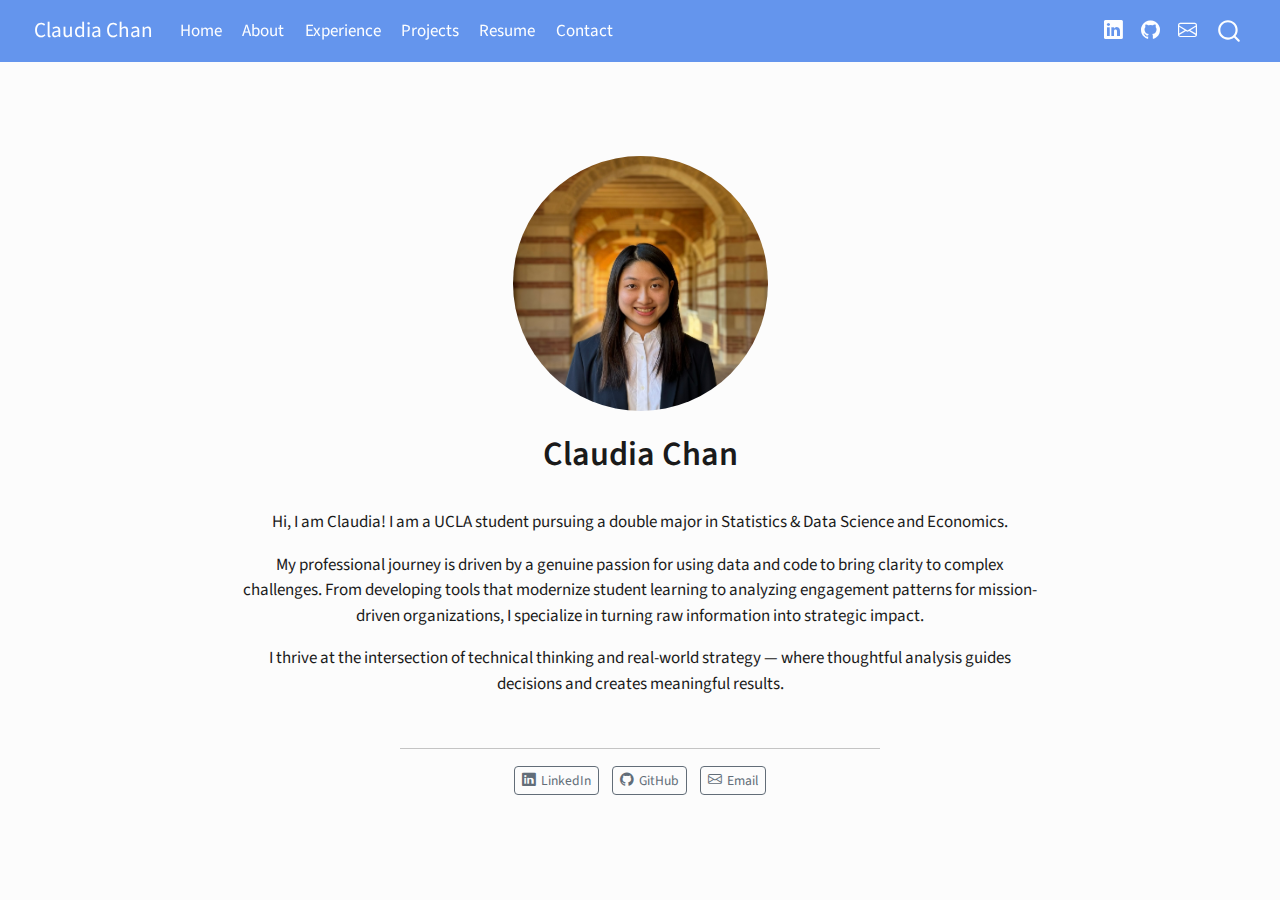
<file: index.html>
<!DOCTYPE html>
<html xmlns="http://www.w3.org/1999/xhtml" lang="en" xml:lang="en"><head>

<meta charset="utf-8">
<meta name="generator" content="quarto-1.8.25">

<meta name="viewport" content="width=device-width, initial-scale=1.0, user-scalable=yes">


<title>Claudia Chan</title>
<style>
code{white-space: pre-wrap;}
span.smallcaps{font-variant: small-caps;}
div.columns{display: flex; gap: min(4vw, 1.5em);}
div.column{flex: auto; overflow-x: auto;}
div.hanging-indent{margin-left: 1.5em; text-indent: -1.5em;}
ul.task-list{list-style: none;}
ul.task-list li input[type="checkbox"] {
  width: 0.8em;
  margin: 0 0.8em 0.2em -1em; /* quarto-specific, see https://github.com/quarto-dev/quarto-cli/issues/4556 */ 
  vertical-align: middle;
}
</style>


<script src="site_libs/quarto-nav/quarto-nav.js"></script>
<script src="site_libs/quarto-nav/headroom.min.js"></script>
<script src="site_libs/clipboard/clipboard.min.js"></script>
<script src="site_libs/quarto-search/autocomplete.umd.js"></script>
<script src="site_libs/quarto-search/fuse.min.js"></script>
<script src="site_libs/quarto-search/quarto-search.js"></script>
<meta name="quarto:offset" content="./">
<script src="site_libs/quarto-html/quarto.js" type="module"></script>
<script src="site_libs/quarto-html/tabsets/tabsets.js" type="module"></script>
<script src="site_libs/quarto-html/axe/axe-check.js" type="module"></script>
<script src="site_libs/quarto-html/popper.min.js"></script>
<script src="site_libs/quarto-html/tippy.umd.min.js"></script>
<link href="site_libs/quarto-html/tippy.css" rel="stylesheet">
<link href="site_libs/quarto-html/quarto-syntax-highlighting-7b89279ff1a6dce999919e0e67d4d9ec.css" rel="stylesheet" id="quarto-text-highlighting-styles">
<script src="site_libs/bootstrap/bootstrap.min.js"></script>
<link href="site_libs/bootstrap/bootstrap-icons.css" rel="stylesheet">
<link href="site_libs/bootstrap/bootstrap-f245066ca199b7326ac6b360085ddf3a.min.css" rel="stylesheet" append-hash="true" id="quarto-bootstrap" data-mode="light">
<script id="quarto-search-options" type="application/json">{
  "location": "navbar",
  "copy-button": false,
  "collapse-after": 3,
  "panel-placement": "end",
  "type": "overlay",
  "limit": 50,
  "keyboard-shortcut": [
    "f",
    "/",
    "s"
  ],
  "show-item-context": false,
  "language": {
    "search-no-results-text": "No results",
    "search-matching-documents-text": "matching documents",
    "search-copy-link-title": "Copy link to search",
    "search-hide-matches-text": "Hide additional matches",
    "search-more-match-text": "more match in this document",
    "search-more-matches-text": "more matches in this document",
    "search-clear-button-title": "Clear",
    "search-text-placeholder": "",
    "search-detached-cancel-button-title": "Cancel",
    "search-submit-button-title": "Submit",
    "search-label": "Search"
  }
}</script>


<link rel="stylesheet" href="styles.css">
</head>

<body class="nav-fixed fullcontent quarto-light">

<div id="quarto-search-results"></div>
  <header id="quarto-header" class="headroom fixed-top">
    <nav class="navbar navbar-expand-lg " data-bs-theme="dark">
      <div class="navbar-container container-fluid">
      <div class="navbar-brand-container mx-auto">
    <a href="./index.html" class="navbar-brand navbar-brand-logo">
    </a>
    <a class="navbar-brand" href="./index.html">
    <span class="navbar-title">Claudia Chan</span>
    </a>
  </div>
            <div id="quarto-search" class="" title="Search"></div>
          <button class="navbar-toggler" type="button" data-bs-toggle="collapse" data-bs-target="#navbarCollapse" aria-controls="navbarCollapse" role="menu" aria-expanded="false" aria-label="Toggle navigation" onclick="if (window.quartoToggleHeadroom) { window.quartoToggleHeadroom(); }">
  <span class="navbar-toggler-icon"></span>
</button>
          <div class="collapse navbar-collapse" id="navbarCollapse">
            <ul class="navbar-nav navbar-nav-scroll me-auto">
  <li class="nav-item">
    <a class="nav-link active" href="./index.html" aria-current="page"> 
<span class="menu-text">Home</span></a>
  </li>  
  <li class="nav-item">
    <a class="nav-link" href="./about.html"> 
<span class="menu-text">About</span></a>
  </li>  
  <li class="nav-item">
    <a class="nav-link" href="./experience.html"> 
<span class="menu-text">Experience</span></a>
  </li>  
  <li class="nav-item">
    <a class="nav-link" href="./projects.html"> 
<span class="menu-text">Projects</span></a>
  </li>  
  <li class="nav-item">
    <a class="nav-link" href="./resume.html"> 
<span class="menu-text">Resume</span></a>
  </li>  
  <li class="nav-item">
    <a class="nav-link" href="./contact.html"> 
<span class="menu-text">Contact</span></a>
  </li>  
</ul>
            <ul class="navbar-nav navbar-nav-scroll ms-auto">
  <li class="nav-item compact">
    <a class="nav-link" href="https://www.linkedin.com/in/claudia-leann-chan/"> <i class="bi bi-linkedin" role="img">
</i> 
<span class="menu-text"></span></a>
  </li>  
  <li class="nav-item compact">
    <a class="nav-link" href="https://github.com/claudialchan"> <i class="bi bi-github" role="img">
</i> 
<span class="menu-text"></span></a>
  </li>  
  <li class="nav-item compact">
    <a class="nav-link" href="mailto:claudialeannchan@gmail.com"> <i class="bi bi-envelope" role="img">
</i> 
<span class="menu-text"></span></a>
  </li>  
</ul>
          </div> <!-- /navcollapse -->
            <div class="quarto-navbar-tools">
</div>
      </div> <!-- /container-fluid -->
    </nav>
</header>
<!-- content -->
<div id="quarto-content" class="quarto-container page-columns page-rows-contents page-layout-article page-navbar">
<!-- sidebar -->
<!-- margin-sidebar -->
    
<!-- main -->
<div class="quarto-about-jolla">
  <img src="profile.jpg" class="about-image
  round " style="height: 15em; width: 15em;">
 <header id="title-block-header" class="quarto-title-block default">
<div class="quarto-title">
<h1 class="title">Claudia Chan</h1>
</div>
<div class="quarto-title-meta">
  </div>
</header><main class="content" id="quarto-document-content">
<p>Hi, I am Claudia! I am a UCLA student pursuing a double major in Statistics &amp; Data Science and Economics.</p>
<p>My professional journey is driven by a genuine passion for using data and code to bring clarity to complex challenges. From developing tools that modernize student learning to analyzing engagement patterns for mission-driven organizations, I specialize in turning raw information into strategic impact.</p>
<p>I thrive at the intersection of technical thinking and real-world strategy — where thoughtful analysis guides decisions and creates meaningful results.</p>


</main> 
  <hr class="about-sep">
   <div class="about-links">
  <a href="https://www.linkedin.com/in/claudia-leann-chan/" class="about-link" rel="" target="">
    <i class="bi bi-linkedin"></i>
     <span class="about-link-text">LinkedIn</span>
  </a>
  <a href="https://github.com/claudialchan" class="about-link" rel="" target="">
    <i class="bi bi-github"></i>
     <span class="about-link-text">GitHub</span>
  </a>
  <a href="mailto:claudialeannchan@gmail.com" class="about-link" rel="" target="">
    <i class="bi bi-envelope"></i>
     <span class="about-link-text">Email</span>
  </a>
</div>
</div>
 <!-- /main -->
<script id="quarto-html-after-body" type="application/javascript">
  window.document.addEventListener("DOMContentLoaded", function (event) {
    const isCodeAnnotation = (el) => {
      for (const clz of el.classList) {
        if (clz.startsWith('code-annotation-')) {                     
          return true;
        }
      }
      return false;
    }
    const onCopySuccess = function(e) {
      // button target
      const button = e.trigger;
      // don't keep focus
      button.blur();
      // flash "checked"
      button.classList.add('code-copy-button-checked');
      var currentTitle = button.getAttribute("title");
      button.setAttribute("title", "Copied!");
      let tooltip;
      if (window.bootstrap) {
        button.setAttribute("data-bs-toggle", "tooltip");
        button.setAttribute("data-bs-placement", "left");
        button.setAttribute("data-bs-title", "Copied!");
        tooltip = new bootstrap.Tooltip(button, 
          { trigger: "manual", 
            customClass: "code-copy-button-tooltip",
            offset: [0, -8]});
        tooltip.show();    
      }
      setTimeout(function() {
        if (tooltip) {
          tooltip.hide();
          button.removeAttribute("data-bs-title");
          button.removeAttribute("data-bs-toggle");
          button.removeAttribute("data-bs-placement");
        }
        button.setAttribute("title", currentTitle);
        button.classList.remove('code-copy-button-checked');
      }, 1000);
      // clear code selection
      e.clearSelection();
    }
    const getTextToCopy = function(trigger) {
      const outerScaffold = trigger.parentElement.cloneNode(true);
      const codeEl = outerScaffold.querySelector('code');
      for (const childEl of codeEl.children) {
        if (isCodeAnnotation(childEl)) {
          childEl.remove();
        }
      }
      return codeEl.innerText;
    }
    const clipboard = new window.ClipboardJS('.code-copy-button:not([data-in-quarto-modal])', {
      text: getTextToCopy
    });
    clipboard.on('success', onCopySuccess);
    if (window.document.getElementById('quarto-embedded-source-code-modal')) {
      const clipboardModal = new window.ClipboardJS('.code-copy-button[data-in-quarto-modal]', {
        text: getTextToCopy,
        container: window.document.getElementById('quarto-embedded-source-code-modal')
      });
      clipboardModal.on('success', onCopySuccess);
    }
      var localhostRegex = new RegExp(/^(?:http|https):\/\/localhost\:?[0-9]*\//);
      var mailtoRegex = new RegExp(/^mailto:/);
        var filterRegex = new RegExp('/' + window.location.host + '/');
      var isInternal = (href) => {
          return filterRegex.test(href) || localhostRegex.test(href) || mailtoRegex.test(href);
      }
      // Inspect non-navigation links and adorn them if external
     var links = window.document.querySelectorAll('a[href]:not(.nav-link):not(.navbar-brand):not(.toc-action):not(.sidebar-link):not(.sidebar-item-toggle):not(.pagination-link):not(.no-external):not([aria-hidden]):not(.dropdown-item):not(.quarto-navigation-tool):not(.about-link)');
      for (var i=0; i<links.length; i++) {
        const link = links[i];
        if (!isInternal(link.href)) {
          // undo the damage that might have been done by quarto-nav.js in the case of
          // links that we want to consider external
          if (link.dataset.originalHref !== undefined) {
            link.href = link.dataset.originalHref;
          }
        }
      }
    function tippyHover(el, contentFn, onTriggerFn, onUntriggerFn) {
      const config = {
        allowHTML: true,
        maxWidth: 500,
        delay: 100,
        arrow: false,
        appendTo: function(el) {
            return el.parentElement;
        },
        interactive: true,
        interactiveBorder: 10,
        theme: 'quarto',
        placement: 'bottom-start',
      };
      if (contentFn) {
        config.content = contentFn;
      }
      if (onTriggerFn) {
        config.onTrigger = onTriggerFn;
      }
      if (onUntriggerFn) {
        config.onUntrigger = onUntriggerFn;
      }
      window.tippy(el, config); 
    }
    const noterefs = window.document.querySelectorAll('a[role="doc-noteref"]');
    for (var i=0; i<noterefs.length; i++) {
      const ref = noterefs[i];
      tippyHover(ref, function() {
        // use id or data attribute instead here
        let href = ref.getAttribute('data-footnote-href') || ref.getAttribute('href');
        try { href = new URL(href).hash; } catch {}
        const id = href.replace(/^#\/?/, "");
        const note = window.document.getElementById(id);
        if (note) {
          return note.innerHTML;
        } else {
          return "";
        }
      });
    }
    const xrefs = window.document.querySelectorAll('a.quarto-xref');
    const processXRef = (id, note) => {
      // Strip column container classes
      const stripColumnClz = (el) => {
        el.classList.remove("page-full", "page-columns");
        if (el.children) {
          for (const child of el.children) {
            stripColumnClz(child);
          }
        }
      }
      stripColumnClz(note)
      if (id === null || id.startsWith('sec-')) {
        // Special case sections, only their first couple elements
        const container = document.createElement("div");
        if (note.children && note.children.length > 2) {
          container.appendChild(note.children[0].cloneNode(true));
          for (let i = 1; i < note.children.length; i++) {
            const child = note.children[i];
            if (child.tagName === "P" && child.innerText === "") {
              continue;
            } else {
              container.appendChild(child.cloneNode(true));
              break;
            }
          }
          if (window.Quarto?.typesetMath) {
            window.Quarto.typesetMath(container);
          }
          return container.innerHTML
        } else {
          if (window.Quarto?.typesetMath) {
            window.Quarto.typesetMath(note);
          }
          return note.innerHTML;
        }
      } else {
        // Remove any anchor links if they are present
        const anchorLink = note.querySelector('a.anchorjs-link');
        if (anchorLink) {
          anchorLink.remove();
        }
        if (window.Quarto?.typesetMath) {
          window.Quarto.typesetMath(note);
        }
        if (note.classList.contains("callout")) {
          return note.outerHTML;
        } else {
          return note.innerHTML;
        }
      }
    }
    for (var i=0; i<xrefs.length; i++) {
      const xref = xrefs[i];
      tippyHover(xref, undefined, function(instance) {
        instance.disable();
        let url = xref.getAttribute('href');
        let hash = undefined; 
        if (url.startsWith('#')) {
          hash = url;
        } else {
          try { hash = new URL(url).hash; } catch {}
        }
        if (hash) {
          const id = hash.replace(/^#\/?/, "");
          const note = window.document.getElementById(id);
          if (note !== null) {
            try {
              const html = processXRef(id, note.cloneNode(true));
              instance.setContent(html);
            } finally {
              instance.enable();
              instance.show();
            }
          } else {
            // See if we can fetch this
            fetch(url.split('#')[0])
            .then(res => res.text())
            .then(html => {
              const parser = new DOMParser();
              const htmlDoc = parser.parseFromString(html, "text/html");
              const note = htmlDoc.getElementById(id);
              if (note !== null) {
                const html = processXRef(id, note);
                instance.setContent(html);
              } 
            }).finally(() => {
              instance.enable();
              instance.show();
            });
          }
        } else {
          // See if we can fetch a full url (with no hash to target)
          // This is a special case and we should probably do some content thinning / targeting
          fetch(url)
          .then(res => res.text())
          .then(html => {
            const parser = new DOMParser();
            const htmlDoc = parser.parseFromString(html, "text/html");
            const note = htmlDoc.querySelector('main.content');
            if (note !== null) {
              // This should only happen for chapter cross references
              // (since there is no id in the URL)
              // remove the first header
              if (note.children.length > 0 && note.children[0].tagName === "HEADER") {
                note.children[0].remove();
              }
              const html = processXRef(null, note);
              instance.setContent(html);
            } 
          }).finally(() => {
            instance.enable();
            instance.show();
          });
        }
      }, function(instance) {
      });
    }
        let selectedAnnoteEl;
        const selectorForAnnotation = ( cell, annotation) => {
          let cellAttr = 'data-code-cell="' + cell + '"';
          let lineAttr = 'data-code-annotation="' +  annotation + '"';
          const selector = 'span[' + cellAttr + '][' + lineAttr + ']';
          return selector;
        }
        const selectCodeLines = (annoteEl) => {
          const doc = window.document;
          const targetCell = annoteEl.getAttribute("data-target-cell");
          const targetAnnotation = annoteEl.getAttribute("data-target-annotation");
          const annoteSpan = window.document.querySelector(selectorForAnnotation(targetCell, targetAnnotation));
          const lines = annoteSpan.getAttribute("data-code-lines").split(",");
          const lineIds = lines.map((line) => {
            return targetCell + "-" + line;
          })
          let top = null;
          let height = null;
          let parent = null;
          if (lineIds.length > 0) {
              //compute the position of the single el (top and bottom and make a div)
              const el = window.document.getElementById(lineIds[0]);
              top = el.offsetTop;
              height = el.offsetHeight;
              parent = el.parentElement.parentElement;
            if (lineIds.length > 1) {
              const lastEl = window.document.getElementById(lineIds[lineIds.length - 1]);
              const bottom = lastEl.offsetTop + lastEl.offsetHeight;
              height = bottom - top;
            }
            if (top !== null && height !== null && parent !== null) {
              // cook up a div (if necessary) and position it 
              let div = window.document.getElementById("code-annotation-line-highlight");
              if (div === null) {
                div = window.document.createElement("div");
                div.setAttribute("id", "code-annotation-line-highlight");
                div.style.position = 'absolute';
                parent.appendChild(div);
              }
              div.style.top = top - 2 + "px";
              div.style.height = height + 4 + "px";
              div.style.left = 0;
              let gutterDiv = window.document.getElementById("code-annotation-line-highlight-gutter");
              if (gutterDiv === null) {
                gutterDiv = window.document.createElement("div");
                gutterDiv.setAttribute("id", "code-annotation-line-highlight-gutter");
                gutterDiv.style.position = 'absolute';
                const codeCell = window.document.getElementById(targetCell);
                const gutter = codeCell.querySelector('.code-annotation-gutter');
                gutter.appendChild(gutterDiv);
              }
              gutterDiv.style.top = top - 2 + "px";
              gutterDiv.style.height = height + 4 + "px";
            }
            selectedAnnoteEl = annoteEl;
          }
        };
        const unselectCodeLines = () => {
          const elementsIds = ["code-annotation-line-highlight", "code-annotation-line-highlight-gutter"];
          elementsIds.forEach((elId) => {
            const div = window.document.getElementById(elId);
            if (div) {
              div.remove();
            }
          });
          selectedAnnoteEl = undefined;
        };
          // Handle positioning of the toggle
      window.addEventListener(
        "resize",
        throttle(() => {
          elRect = undefined;
          if (selectedAnnoteEl) {
            selectCodeLines(selectedAnnoteEl);
          }
        }, 10)
      );
      function throttle(fn, ms) {
      let throttle = false;
      let timer;
        return (...args) => {
          if(!throttle) { // first call gets through
              fn.apply(this, args);
              throttle = true;
          } else { // all the others get throttled
              if(timer) clearTimeout(timer); // cancel #2
              timer = setTimeout(() => {
                fn.apply(this, args);
                timer = throttle = false;
              }, ms);
          }
        };
      }
        // Attach click handler to the DT
        const annoteDls = window.document.querySelectorAll('dt[data-target-cell]');
        for (const annoteDlNode of annoteDls) {
          annoteDlNode.addEventListener('click', (event) => {
            const clickedEl = event.target;
            if (clickedEl !== selectedAnnoteEl) {
              unselectCodeLines();
              const activeEl = window.document.querySelector('dt[data-target-cell].code-annotation-active');
              if (activeEl) {
                activeEl.classList.remove('code-annotation-active');
              }
              selectCodeLines(clickedEl);
              clickedEl.classList.add('code-annotation-active');
            } else {
              // Unselect the line
              unselectCodeLines();
              clickedEl.classList.remove('code-annotation-active');
            }
          });
        }
    const findCites = (el) => {
      const parentEl = el.parentElement;
      if (parentEl) {
        const cites = parentEl.dataset.cites;
        if (cites) {
          return {
            el,
            cites: cites.split(' ')
          };
        } else {
          return findCites(el.parentElement)
        }
      } else {
        return undefined;
      }
    };
    var bibliorefs = window.document.querySelectorAll('a[role="doc-biblioref"]');
    for (var i=0; i<bibliorefs.length; i++) {
      const ref = bibliorefs[i];
      const citeInfo = findCites(ref);
      if (citeInfo) {
        tippyHover(citeInfo.el, function() {
          var popup = window.document.createElement('div');
          citeInfo.cites.forEach(function(cite) {
            var citeDiv = window.document.createElement('div');
            citeDiv.classList.add('hanging-indent');
            citeDiv.classList.add('csl-entry');
            var biblioDiv = window.document.getElementById('ref-' + cite);
            if (biblioDiv) {
              citeDiv.innerHTML = biblioDiv.innerHTML;
            }
            popup.appendChild(citeDiv);
          });
          return popup.innerHTML;
        });
      }
    }
  });
  </script>
</div> <!-- /content -->




</body></html>
</file>
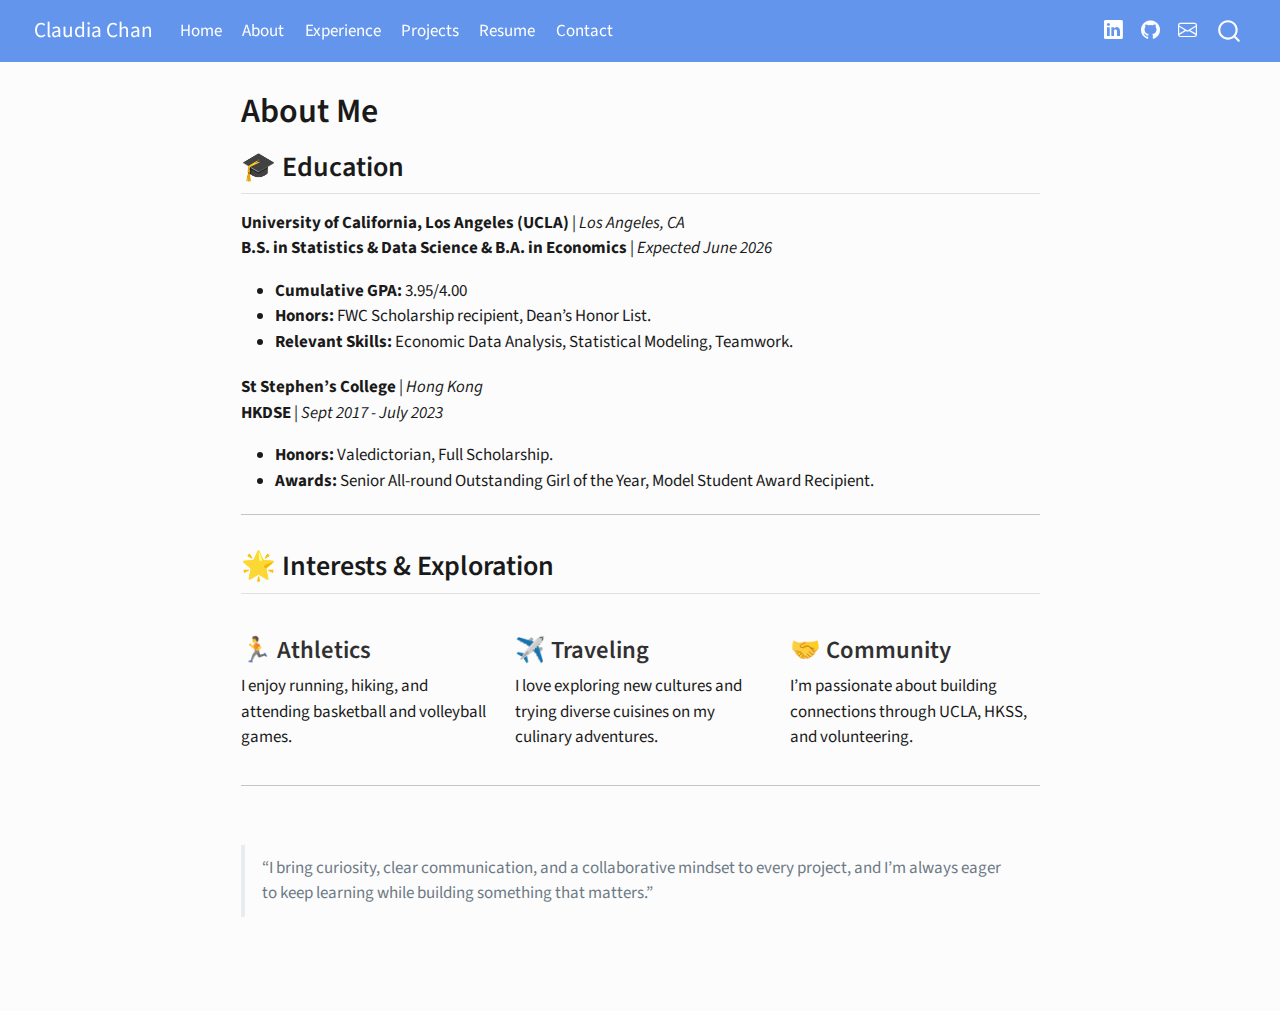
<file: about.html>
<!DOCTYPE html>
<html xmlns="http://www.w3.org/1999/xhtml" lang="en" xml:lang="en"><head>

<meta charset="utf-8">
<meta name="generator" content="quarto-1.8.25">

<meta name="viewport" content="width=device-width, initial-scale=1.0, user-scalable=yes">


<title>About Me – Claudia Chan</title>
<style>
code{white-space: pre-wrap;}
span.smallcaps{font-variant: small-caps;}
div.columns{display: flex; gap: min(4vw, 1.5em);}
div.column{flex: auto; overflow-x: auto;}
div.hanging-indent{margin-left: 1.5em; text-indent: -1.5em;}
ul.task-list{list-style: none;}
ul.task-list li input[type="checkbox"] {
  width: 0.8em;
  margin: 0 0.8em 0.2em -1em; /* quarto-specific, see https://github.com/quarto-dev/quarto-cli/issues/4556 */ 
  vertical-align: middle;
}
</style>


<script src="site_libs/quarto-nav/quarto-nav.js"></script>
<script src="site_libs/quarto-nav/headroom.min.js"></script>
<script src="site_libs/clipboard/clipboard.min.js"></script>
<script src="site_libs/quarto-search/autocomplete.umd.js"></script>
<script src="site_libs/quarto-search/fuse.min.js"></script>
<script src="site_libs/quarto-search/quarto-search.js"></script>
<meta name="quarto:offset" content="./">
<script src="site_libs/quarto-html/quarto.js" type="module"></script>
<script src="site_libs/quarto-html/tabsets/tabsets.js" type="module"></script>
<script src="site_libs/quarto-html/axe/axe-check.js" type="module"></script>
<script src="site_libs/quarto-html/popper.min.js"></script>
<script src="site_libs/quarto-html/tippy.umd.min.js"></script>
<script src="site_libs/quarto-html/anchor.min.js"></script>
<link href="site_libs/quarto-html/tippy.css" rel="stylesheet">
<link href="site_libs/quarto-html/quarto-syntax-highlighting-7b89279ff1a6dce999919e0e67d4d9ec.css" rel="stylesheet" id="quarto-text-highlighting-styles">
<script src="site_libs/bootstrap/bootstrap.min.js"></script>
<link href="site_libs/bootstrap/bootstrap-icons.css" rel="stylesheet">
<link href="site_libs/bootstrap/bootstrap-f245066ca199b7326ac6b360085ddf3a.min.css" rel="stylesheet" append-hash="true" id="quarto-bootstrap" data-mode="light">
<script id="quarto-search-options" type="application/json">{
  "location": "navbar",
  "copy-button": false,
  "collapse-after": 3,
  "panel-placement": "end",
  "type": "overlay",
  "limit": 50,
  "keyboard-shortcut": [
    "f",
    "/",
    "s"
  ],
  "show-item-context": false,
  "language": {
    "search-no-results-text": "No results",
    "search-matching-documents-text": "matching documents",
    "search-copy-link-title": "Copy link to search",
    "search-hide-matches-text": "Hide additional matches",
    "search-more-match-text": "more match in this document",
    "search-more-matches-text": "more matches in this document",
    "search-clear-button-title": "Clear",
    "search-text-placeholder": "",
    "search-detached-cancel-button-title": "Cancel",
    "search-submit-button-title": "Submit",
    "search-label": "Search"
  }
}</script>


<link rel="stylesheet" href="styles.css">
</head>

<body class="nav-fixed fullcontent quarto-light">

<div id="quarto-search-results"></div>
  <header id="quarto-header" class="headroom fixed-top">
    <nav class="navbar navbar-expand-lg " data-bs-theme="dark">
      <div class="navbar-container container-fluid">
      <div class="navbar-brand-container mx-auto">
    <a href="./index.html" class="navbar-brand navbar-brand-logo">
    </a>
    <a class="navbar-brand" href="./index.html">
    <span class="navbar-title">Claudia Chan</span>
    </a>
  </div>
            <div id="quarto-search" class="" title="Search"></div>
          <button class="navbar-toggler" type="button" data-bs-toggle="collapse" data-bs-target="#navbarCollapse" aria-controls="navbarCollapse" role="menu" aria-expanded="false" aria-label="Toggle navigation" onclick="if (window.quartoToggleHeadroom) { window.quartoToggleHeadroom(); }">
  <span class="navbar-toggler-icon"></span>
</button>
          <div class="collapse navbar-collapse" id="navbarCollapse">
            <ul class="navbar-nav navbar-nav-scroll me-auto">
  <li class="nav-item">
    <a class="nav-link" href="./index.html"> 
<span class="menu-text">Home</span></a>
  </li>  
  <li class="nav-item">
    <a class="nav-link active" href="./about.html" aria-current="page"> 
<span class="menu-text">About</span></a>
  </li>  
  <li class="nav-item">
    <a class="nav-link" href="./experience.html"> 
<span class="menu-text">Experience</span></a>
  </li>  
  <li class="nav-item">
    <a class="nav-link" href="./projects.html"> 
<span class="menu-text">Projects</span></a>
  </li>  
  <li class="nav-item">
    <a class="nav-link" href="./resume.html"> 
<span class="menu-text">Resume</span></a>
  </li>  
  <li class="nav-item">
    <a class="nav-link" href="./contact.html"> 
<span class="menu-text">Contact</span></a>
  </li>  
</ul>
            <ul class="navbar-nav navbar-nav-scroll ms-auto">
  <li class="nav-item compact">
    <a class="nav-link" href="https://www.linkedin.com/in/claudia-leann-chan/"> <i class="bi bi-linkedin" role="img">
</i> 
<span class="menu-text"></span></a>
  </li>  
  <li class="nav-item compact">
    <a class="nav-link" href="https://github.com/claudialchan"> <i class="bi bi-github" role="img">
</i> 
<span class="menu-text"></span></a>
  </li>  
  <li class="nav-item compact">
    <a class="nav-link" href="mailto:claudialeannchan@gmail.com"> <i class="bi bi-envelope" role="img">
</i> 
<span class="menu-text"></span></a>
  </li>  
</ul>
          </div> <!-- /navcollapse -->
            <div class="quarto-navbar-tools">
</div>
      </div> <!-- /container-fluid -->
    </nav>
</header>
<!-- content -->
<div id="quarto-content" class="quarto-container page-columns page-rows-contents page-layout-article page-navbar">
<!-- sidebar -->
<!-- margin-sidebar -->
    
<!-- main -->
<main class="content" id="quarto-document-content">

<header id="title-block-header" class="quarto-title-block default">
<div class="quarto-title">
<h1 class="title">About Me</h1>
</div>



<div class="quarto-title-meta">

    
  
    
  </div>
  


</header>


<section id="education" class="level2">
<h2 class="anchored" data-anchor-id="education">🎓 Education</h2>
<div class="edu-block">
<p><strong>University of California, Los Angeles (UCLA)</strong> | <em>Los Angeles, CA</em> <br> <strong>B.S. in Statistics &amp; Data Science &amp; B.A. in Economics</strong> | <em>Expected June 2026</em></p>
<ul>
<li><strong>Cumulative GPA:</strong> 3.95/4.00</li>
<li><strong>Honors:</strong> FWC Scholarship recipient, Dean’s Honor List.</li>
<li><strong>Relevant Skills:</strong> Economic Data Analysis, Statistical Modeling, Teamwork.</li>
</ul>
</div>
<div class="edu-block">
<p><strong>St Stephen’s College</strong> | <em>Hong Kong</em> <br> <strong>HKDSE</strong> | <em>Sept 2017 - July 2023</em></p>
<ul>
<li><strong>Honors:</strong> Valedictorian, Full Scholarship.</li>
<li><strong>Awards:</strong> Senior All-round Outstanding Girl of the Year, Model Student Award Recipient.</li>
</ul>
</div>
<hr>
</section>
<section id="interests-exploration" class="level2">
<h2 class="anchored" data-anchor-id="interests-exploration">🌟 Interests &amp; Exploration</h2>
<div class="grid">
<section id="athletics" class="level3 g-col-4">
<h3 class="anchored" data-anchor-id="athletics">🏃 Athletics</h3>
<p>I enjoy running, hiking, and attending basketball and volleyball games.</p>
</section>
<section id="traveling" class="level3 g-col-4">
<h3 class="anchored" data-anchor-id="traveling">✈️ Traveling</h3>
<p>I love exploring new cultures and trying diverse cuisines on my culinary adventures.</p>
</section>
<section id="community" class="level3 g-col-4">
<h3 class="anchored" data-anchor-id="community">🤝 Community</h3>
<p>I’m passionate about building connections through UCLA, HKSS, and volunteering.</p>
</section>
</div>
<hr>
<p><br></p>
<blockquote class="blockquote">
<p>“I bring curiosity, clear communication, and a collaborative mindset to every project, and I’m always eager to keep learning while building something that matters.”</p>
</blockquote>


</section>

</main> <!-- /main -->
<script id="quarto-html-after-body" type="application/javascript">
  window.document.addEventListener("DOMContentLoaded", function (event) {
    const icon = "";
    const anchorJS = new window.AnchorJS();
    anchorJS.options = {
      placement: 'right',
      icon: icon
    };
    anchorJS.add('.anchored');
    const isCodeAnnotation = (el) => {
      for (const clz of el.classList) {
        if (clz.startsWith('code-annotation-')) {                     
          return true;
        }
      }
      return false;
    }
    const onCopySuccess = function(e) {
      // button target
      const button = e.trigger;
      // don't keep focus
      button.blur();
      // flash "checked"
      button.classList.add('code-copy-button-checked');
      var currentTitle = button.getAttribute("title");
      button.setAttribute("title", "Copied!");
      let tooltip;
      if (window.bootstrap) {
        button.setAttribute("data-bs-toggle", "tooltip");
        button.setAttribute("data-bs-placement", "left");
        button.setAttribute("data-bs-title", "Copied!");
        tooltip = new bootstrap.Tooltip(button, 
          { trigger: "manual", 
            customClass: "code-copy-button-tooltip",
            offset: [0, -8]});
        tooltip.show();    
      }
      setTimeout(function() {
        if (tooltip) {
          tooltip.hide();
          button.removeAttribute("data-bs-title");
          button.removeAttribute("data-bs-toggle");
          button.removeAttribute("data-bs-placement");
        }
        button.setAttribute("title", currentTitle);
        button.classList.remove('code-copy-button-checked');
      }, 1000);
      // clear code selection
      e.clearSelection();
    }
    const getTextToCopy = function(trigger) {
      const outerScaffold = trigger.parentElement.cloneNode(true);
      const codeEl = outerScaffold.querySelector('code');
      for (const childEl of codeEl.children) {
        if (isCodeAnnotation(childEl)) {
          childEl.remove();
        }
      }
      return codeEl.innerText;
    }
    const clipboard = new window.ClipboardJS('.code-copy-button:not([data-in-quarto-modal])', {
      text: getTextToCopy
    });
    clipboard.on('success', onCopySuccess);
    if (window.document.getElementById('quarto-embedded-source-code-modal')) {
      const clipboardModal = new window.ClipboardJS('.code-copy-button[data-in-quarto-modal]', {
        text: getTextToCopy,
        container: window.document.getElementById('quarto-embedded-source-code-modal')
      });
      clipboardModal.on('success', onCopySuccess);
    }
      var localhostRegex = new RegExp(/^(?:http|https):\/\/localhost\:?[0-9]*\//);
      var mailtoRegex = new RegExp(/^mailto:/);
        var filterRegex = new RegExp('/' + window.location.host + '/');
      var isInternal = (href) => {
          return filterRegex.test(href) || localhostRegex.test(href) || mailtoRegex.test(href);
      }
      // Inspect non-navigation links and adorn them if external
     var links = window.document.querySelectorAll('a[href]:not(.nav-link):not(.navbar-brand):not(.toc-action):not(.sidebar-link):not(.sidebar-item-toggle):not(.pagination-link):not(.no-external):not([aria-hidden]):not(.dropdown-item):not(.quarto-navigation-tool):not(.about-link)');
      for (var i=0; i<links.length; i++) {
        const link = links[i];
        if (!isInternal(link.href)) {
          // undo the damage that might have been done by quarto-nav.js in the case of
          // links that we want to consider external
          if (link.dataset.originalHref !== undefined) {
            link.href = link.dataset.originalHref;
          }
        }
      }
    function tippyHover(el, contentFn, onTriggerFn, onUntriggerFn) {
      const config = {
        allowHTML: true,
        maxWidth: 500,
        delay: 100,
        arrow: false,
        appendTo: function(el) {
            return el.parentElement;
        },
        interactive: true,
        interactiveBorder: 10,
        theme: 'quarto',
        placement: 'bottom-start',
      };
      if (contentFn) {
        config.content = contentFn;
      }
      if (onTriggerFn) {
        config.onTrigger = onTriggerFn;
      }
      if (onUntriggerFn) {
        config.onUntrigger = onUntriggerFn;
      }
      window.tippy(el, config); 
    }
    const noterefs = window.document.querySelectorAll('a[role="doc-noteref"]');
    for (var i=0; i<noterefs.length; i++) {
      const ref = noterefs[i];
      tippyHover(ref, function() {
        // use id or data attribute instead here
        let href = ref.getAttribute('data-footnote-href') || ref.getAttribute('href');
        try { href = new URL(href).hash; } catch {}
        const id = href.replace(/^#\/?/, "");
        const note = window.document.getElementById(id);
        if (note) {
          return note.innerHTML;
        } else {
          return "";
        }
      });
    }
    const xrefs = window.document.querySelectorAll('a.quarto-xref');
    const processXRef = (id, note) => {
      // Strip column container classes
      const stripColumnClz = (el) => {
        el.classList.remove("page-full", "page-columns");
        if (el.children) {
          for (const child of el.children) {
            stripColumnClz(child);
          }
        }
      }
      stripColumnClz(note)
      if (id === null || id.startsWith('sec-')) {
        // Special case sections, only their first couple elements
        const container = document.createElement("div");
        if (note.children && note.children.length > 2) {
          container.appendChild(note.children[0].cloneNode(true));
          for (let i = 1; i < note.children.length; i++) {
            const child = note.children[i];
            if (child.tagName === "P" && child.innerText === "") {
              continue;
            } else {
              container.appendChild(child.cloneNode(true));
              break;
            }
          }
          if (window.Quarto?.typesetMath) {
            window.Quarto.typesetMath(container);
          }
          return container.innerHTML
        } else {
          if (window.Quarto?.typesetMath) {
            window.Quarto.typesetMath(note);
          }
          return note.innerHTML;
        }
      } else {
        // Remove any anchor links if they are present
        const anchorLink = note.querySelector('a.anchorjs-link');
        if (anchorLink) {
          anchorLink.remove();
        }
        if (window.Quarto?.typesetMath) {
          window.Quarto.typesetMath(note);
        }
        if (note.classList.contains("callout")) {
          return note.outerHTML;
        } else {
          return note.innerHTML;
        }
      }
    }
    for (var i=0; i<xrefs.length; i++) {
      const xref = xrefs[i];
      tippyHover(xref, undefined, function(instance) {
        instance.disable();
        let url = xref.getAttribute('href');
        let hash = undefined; 
        if (url.startsWith('#')) {
          hash = url;
        } else {
          try { hash = new URL(url).hash; } catch {}
        }
        if (hash) {
          const id = hash.replace(/^#\/?/, "");
          const note = window.document.getElementById(id);
          if (note !== null) {
            try {
              const html = processXRef(id, note.cloneNode(true));
              instance.setContent(html);
            } finally {
              instance.enable();
              instance.show();
            }
          } else {
            // See if we can fetch this
            fetch(url.split('#')[0])
            .then(res => res.text())
            .then(html => {
              const parser = new DOMParser();
              const htmlDoc = parser.parseFromString(html, "text/html");
              const note = htmlDoc.getElementById(id);
              if (note !== null) {
                const html = processXRef(id, note);
                instance.setContent(html);
              } 
            }).finally(() => {
              instance.enable();
              instance.show();
            });
          }
        } else {
          // See if we can fetch a full url (with no hash to target)
          // This is a special case and we should probably do some content thinning / targeting
          fetch(url)
          .then(res => res.text())
          .then(html => {
            const parser = new DOMParser();
            const htmlDoc = parser.parseFromString(html, "text/html");
            const note = htmlDoc.querySelector('main.content');
            if (note !== null) {
              // This should only happen for chapter cross references
              // (since there is no id in the URL)
              // remove the first header
              if (note.children.length > 0 && note.children[0].tagName === "HEADER") {
                note.children[0].remove();
              }
              const html = processXRef(null, note);
              instance.setContent(html);
            } 
          }).finally(() => {
            instance.enable();
            instance.show();
          });
        }
      }, function(instance) {
      });
    }
        let selectedAnnoteEl;
        const selectorForAnnotation = ( cell, annotation) => {
          let cellAttr = 'data-code-cell="' + cell + '"';
          let lineAttr = 'data-code-annotation="' +  annotation + '"';
          const selector = 'span[' + cellAttr + '][' + lineAttr + ']';
          return selector;
        }
        const selectCodeLines = (annoteEl) => {
          const doc = window.document;
          const targetCell = annoteEl.getAttribute("data-target-cell");
          const targetAnnotation = annoteEl.getAttribute("data-target-annotation");
          const annoteSpan = window.document.querySelector(selectorForAnnotation(targetCell, targetAnnotation));
          const lines = annoteSpan.getAttribute("data-code-lines").split(",");
          const lineIds = lines.map((line) => {
            return targetCell + "-" + line;
          })
          let top = null;
          let height = null;
          let parent = null;
          if (lineIds.length > 0) {
              //compute the position of the single el (top and bottom and make a div)
              const el = window.document.getElementById(lineIds[0]);
              top = el.offsetTop;
              height = el.offsetHeight;
              parent = el.parentElement.parentElement;
            if (lineIds.length > 1) {
              const lastEl = window.document.getElementById(lineIds[lineIds.length - 1]);
              const bottom = lastEl.offsetTop + lastEl.offsetHeight;
              height = bottom - top;
            }
            if (top !== null && height !== null && parent !== null) {
              // cook up a div (if necessary) and position it 
              let div = window.document.getElementById("code-annotation-line-highlight");
              if (div === null) {
                div = window.document.createElement("div");
                div.setAttribute("id", "code-annotation-line-highlight");
                div.style.position = 'absolute';
                parent.appendChild(div);
              }
              div.style.top = top - 2 + "px";
              div.style.height = height + 4 + "px";
              div.style.left = 0;
              let gutterDiv = window.document.getElementById("code-annotation-line-highlight-gutter");
              if (gutterDiv === null) {
                gutterDiv = window.document.createElement("div");
                gutterDiv.setAttribute("id", "code-annotation-line-highlight-gutter");
                gutterDiv.style.position = 'absolute';
                const codeCell = window.document.getElementById(targetCell);
                const gutter = codeCell.querySelector('.code-annotation-gutter');
                gutter.appendChild(gutterDiv);
              }
              gutterDiv.style.top = top - 2 + "px";
              gutterDiv.style.height = height + 4 + "px";
            }
            selectedAnnoteEl = annoteEl;
          }
        };
        const unselectCodeLines = () => {
          const elementsIds = ["code-annotation-line-highlight", "code-annotation-line-highlight-gutter"];
          elementsIds.forEach((elId) => {
            const div = window.document.getElementById(elId);
            if (div) {
              div.remove();
            }
          });
          selectedAnnoteEl = undefined;
        };
          // Handle positioning of the toggle
      window.addEventListener(
        "resize",
        throttle(() => {
          elRect = undefined;
          if (selectedAnnoteEl) {
            selectCodeLines(selectedAnnoteEl);
          }
        }, 10)
      );
      function throttle(fn, ms) {
      let throttle = false;
      let timer;
        return (...args) => {
          if(!throttle) { // first call gets through
              fn.apply(this, args);
              throttle = true;
          } else { // all the others get throttled
              if(timer) clearTimeout(timer); // cancel #2
              timer = setTimeout(() => {
                fn.apply(this, args);
                timer = throttle = false;
              }, ms);
          }
        };
      }
        // Attach click handler to the DT
        const annoteDls = window.document.querySelectorAll('dt[data-target-cell]');
        for (const annoteDlNode of annoteDls) {
          annoteDlNode.addEventListener('click', (event) => {
            const clickedEl = event.target;
            if (clickedEl !== selectedAnnoteEl) {
              unselectCodeLines();
              const activeEl = window.document.querySelector('dt[data-target-cell].code-annotation-active');
              if (activeEl) {
                activeEl.classList.remove('code-annotation-active');
              }
              selectCodeLines(clickedEl);
              clickedEl.classList.add('code-annotation-active');
            } else {
              // Unselect the line
              unselectCodeLines();
              clickedEl.classList.remove('code-annotation-active');
            }
          });
        }
    const findCites = (el) => {
      const parentEl = el.parentElement;
      if (parentEl) {
        const cites = parentEl.dataset.cites;
        if (cites) {
          return {
            el,
            cites: cites.split(' ')
          };
        } else {
          return findCites(el.parentElement)
        }
      } else {
        return undefined;
      }
    };
    var bibliorefs = window.document.querySelectorAll('a[role="doc-biblioref"]');
    for (var i=0; i<bibliorefs.length; i++) {
      const ref = bibliorefs[i];
      const citeInfo = findCites(ref);
      if (citeInfo) {
        tippyHover(citeInfo.el, function() {
          var popup = window.document.createElement('div');
          citeInfo.cites.forEach(function(cite) {
            var citeDiv = window.document.createElement('div');
            citeDiv.classList.add('hanging-indent');
            citeDiv.classList.add('csl-entry');
            var biblioDiv = window.document.getElementById('ref-' + cite);
            if (biblioDiv) {
              citeDiv.innerHTML = biblioDiv.innerHTML;
            }
            popup.appendChild(citeDiv);
          });
          return popup.innerHTML;
        });
      }
    }
  });
  </script>
</div> <!-- /content -->




</body></html>
</file>
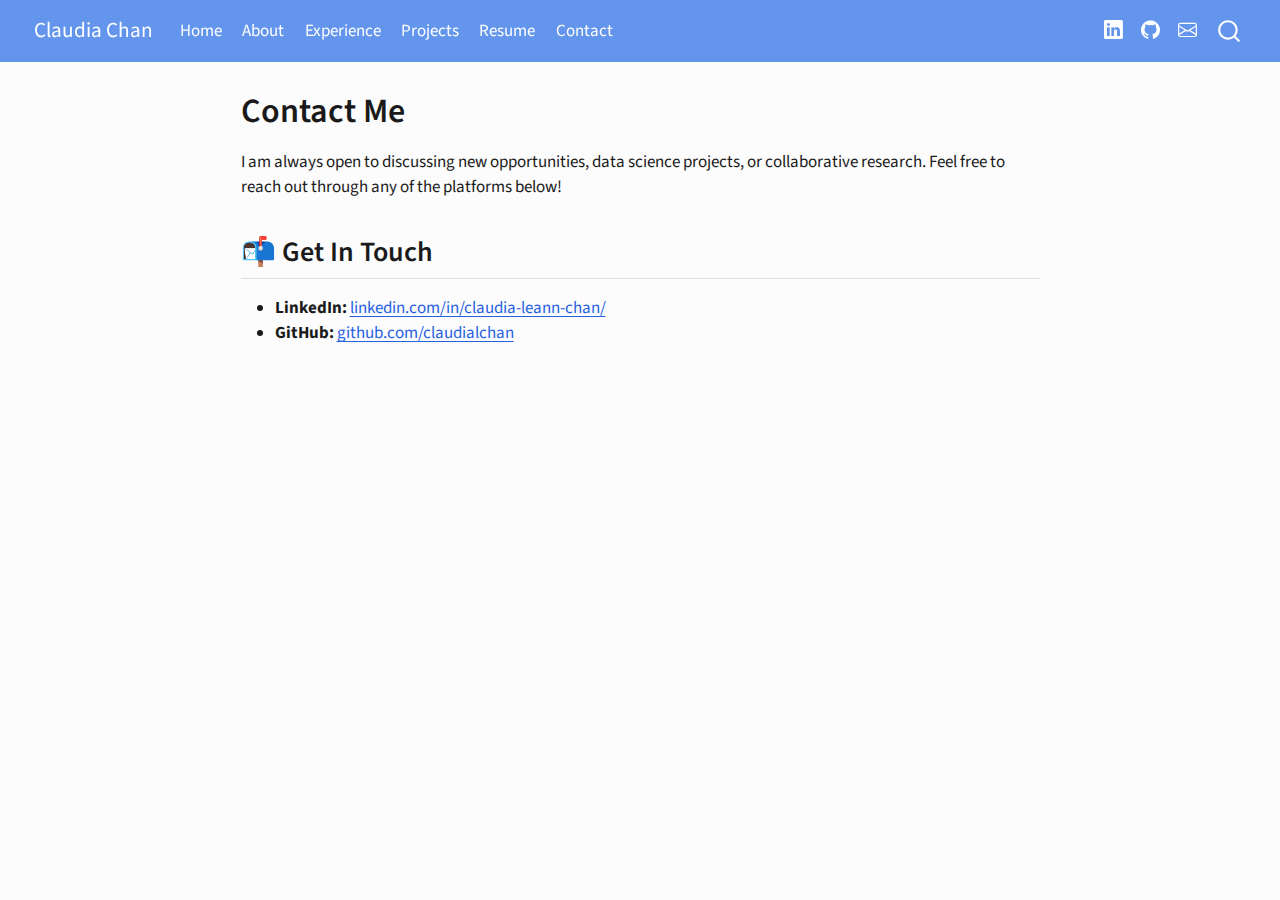
<file: contact.html>
<!DOCTYPE html>
<html xmlns="http://www.w3.org/1999/xhtml" lang="en" xml:lang="en"><head>

<meta charset="utf-8">
<meta name="generator" content="quarto-1.8.25">

<meta name="viewport" content="width=device-width, initial-scale=1.0, user-scalable=yes">


<title>Contact Me – Claudia Chan</title>
<style>
code{white-space: pre-wrap;}
span.smallcaps{font-variant: small-caps;}
div.columns{display: flex; gap: min(4vw, 1.5em);}
div.column{flex: auto; overflow-x: auto;}
div.hanging-indent{margin-left: 1.5em; text-indent: -1.5em;}
ul.task-list{list-style: none;}
ul.task-list li input[type="checkbox"] {
  width: 0.8em;
  margin: 0 0.8em 0.2em -1em; /* quarto-specific, see https://github.com/quarto-dev/quarto-cli/issues/4556 */ 
  vertical-align: middle;
}
</style>


<script src="site_libs/quarto-nav/quarto-nav.js"></script>
<script src="site_libs/quarto-nav/headroom.min.js"></script>
<script src="site_libs/clipboard/clipboard.min.js"></script>
<script src="site_libs/quarto-search/autocomplete.umd.js"></script>
<script src="site_libs/quarto-search/fuse.min.js"></script>
<script src="site_libs/quarto-search/quarto-search.js"></script>
<meta name="quarto:offset" content="./">
<script src="site_libs/quarto-html/quarto.js" type="module"></script>
<script src="site_libs/quarto-html/tabsets/tabsets.js" type="module"></script>
<script src="site_libs/quarto-html/axe/axe-check.js" type="module"></script>
<script src="site_libs/quarto-html/popper.min.js"></script>
<script src="site_libs/quarto-html/tippy.umd.min.js"></script>
<script src="site_libs/quarto-html/anchor.min.js"></script>
<link href="site_libs/quarto-html/tippy.css" rel="stylesheet">
<link href="site_libs/quarto-html/quarto-syntax-highlighting-7b89279ff1a6dce999919e0e67d4d9ec.css" rel="stylesheet" id="quarto-text-highlighting-styles">
<script src="site_libs/bootstrap/bootstrap.min.js"></script>
<link href="site_libs/bootstrap/bootstrap-icons.css" rel="stylesheet">
<link href="site_libs/bootstrap/bootstrap-f245066ca199b7326ac6b360085ddf3a.min.css" rel="stylesheet" append-hash="true" id="quarto-bootstrap" data-mode="light">
<script id="quarto-search-options" type="application/json">{
  "location": "navbar",
  "copy-button": false,
  "collapse-after": 3,
  "panel-placement": "end",
  "type": "overlay",
  "limit": 50,
  "keyboard-shortcut": [
    "f",
    "/",
    "s"
  ],
  "show-item-context": false,
  "language": {
    "search-no-results-text": "No results",
    "search-matching-documents-text": "matching documents",
    "search-copy-link-title": "Copy link to search",
    "search-hide-matches-text": "Hide additional matches",
    "search-more-match-text": "more match in this document",
    "search-more-matches-text": "more matches in this document",
    "search-clear-button-title": "Clear",
    "search-text-placeholder": "",
    "search-detached-cancel-button-title": "Cancel",
    "search-submit-button-title": "Submit",
    "search-label": "Search"
  }
}</script>


<link rel="stylesheet" href="styles.css">
</head>

<body class="nav-fixed fullcontent quarto-light">

<div id="quarto-search-results"></div>
  <header id="quarto-header" class="headroom fixed-top">
    <nav class="navbar navbar-expand-lg " data-bs-theme="dark">
      <div class="navbar-container container-fluid">
      <div class="navbar-brand-container mx-auto">
    <a href="./index.html" class="navbar-brand navbar-brand-logo">
    </a>
    <a class="navbar-brand" href="./index.html">
    <span class="navbar-title">Claudia Chan</span>
    </a>
  </div>
            <div id="quarto-search" class="" title="Search"></div>
          <button class="navbar-toggler" type="button" data-bs-toggle="collapse" data-bs-target="#navbarCollapse" aria-controls="navbarCollapse" role="menu" aria-expanded="false" aria-label="Toggle navigation" onclick="if (window.quartoToggleHeadroom) { window.quartoToggleHeadroom(); }">
  <span class="navbar-toggler-icon"></span>
</button>
          <div class="collapse navbar-collapse" id="navbarCollapse">
            <ul class="navbar-nav navbar-nav-scroll me-auto">
  <li class="nav-item">
    <a class="nav-link" href="./index.html"> 
<span class="menu-text">Home</span></a>
  </li>  
  <li class="nav-item">
    <a class="nav-link" href="./about.html"> 
<span class="menu-text">About</span></a>
  </li>  
  <li class="nav-item">
    <a class="nav-link" href="./experience.html"> 
<span class="menu-text">Experience</span></a>
  </li>  
  <li class="nav-item">
    <a class="nav-link" href="./projects.html"> 
<span class="menu-text">Projects</span></a>
  </li>  
  <li class="nav-item">
    <a class="nav-link" href="./resume.html"> 
<span class="menu-text">Resume</span></a>
  </li>  
  <li class="nav-item">
    <a class="nav-link active" href="./contact.html" aria-current="page"> 
<span class="menu-text">Contact</span></a>
  </li>  
</ul>
            <ul class="navbar-nav navbar-nav-scroll ms-auto">
  <li class="nav-item compact">
    <a class="nav-link" href="https://www.linkedin.com/in/claudia-leann-chan/"> <i class="bi bi-linkedin" role="img">
</i> 
<span class="menu-text"></span></a>
  </li>  
  <li class="nav-item compact">
    <a class="nav-link" href="https://github.com/claudialchan"> <i class="bi bi-github" role="img">
</i> 
<span class="menu-text"></span></a>
  </li>  
  <li class="nav-item compact">
    <a class="nav-link" href="mailto:claudialeannchan@gmail.com"> <i class="bi bi-envelope" role="img">
</i> 
<span class="menu-text"></span></a>
  </li>  
</ul>
          </div> <!-- /navcollapse -->
            <div class="quarto-navbar-tools">
</div>
      </div> <!-- /container-fluid -->
    </nav>
</header>
<!-- content -->
<div id="quarto-content" class="quarto-container page-columns page-rows-contents page-layout-article page-navbar">
<!-- sidebar -->
<!-- margin-sidebar -->
    
<!-- main -->
<main class="content" id="quarto-document-content">

<header id="title-block-header" class="quarto-title-block default">
<div class="quarto-title">
<h1 class="title">Contact Me</h1>
</div>



<div class="quarto-title-meta">

    
  
    
  </div>
  


</header>


<p>I am always open to discussing new opportunities, data science projects, or collaborative research. Feel free to reach out through any of the platforms below!</p>
<section id="get-in-touch" class="level2">
<h2 class="anchored" data-anchor-id="get-in-touch">📬 Get In Touch</h2>
<ul>
<li><strong>LinkedIn:</strong> <a href="https://www.linkedin.com/in/claudia-leann-chan/">linkedin.com/in/claudia-leann-chan/</a></li>
<li><strong>GitHub:</strong> <a href="https://github.com/claudialchan">github.com/claudialchan</a></li>
</ul>


</section>

</main> <!-- /main -->
<script id="quarto-html-after-body" type="application/javascript">
  window.document.addEventListener("DOMContentLoaded", function (event) {
    const icon = "";
    const anchorJS = new window.AnchorJS();
    anchorJS.options = {
      placement: 'right',
      icon: icon
    };
    anchorJS.add('.anchored');
    const isCodeAnnotation = (el) => {
      for (const clz of el.classList) {
        if (clz.startsWith('code-annotation-')) {                     
          return true;
        }
      }
      return false;
    }
    const onCopySuccess = function(e) {
      // button target
      const button = e.trigger;
      // don't keep focus
      button.blur();
      // flash "checked"
      button.classList.add('code-copy-button-checked');
      var currentTitle = button.getAttribute("title");
      button.setAttribute("title", "Copied!");
      let tooltip;
      if (window.bootstrap) {
        button.setAttribute("data-bs-toggle", "tooltip");
        button.setAttribute("data-bs-placement", "left");
        button.setAttribute("data-bs-title", "Copied!");
        tooltip = new bootstrap.Tooltip(button, 
          { trigger: "manual", 
            customClass: "code-copy-button-tooltip",
            offset: [0, -8]});
        tooltip.show();    
      }
      setTimeout(function() {
        if (tooltip) {
          tooltip.hide();
          button.removeAttribute("data-bs-title");
          button.removeAttribute("data-bs-toggle");
          button.removeAttribute("data-bs-placement");
        }
        button.setAttribute("title", currentTitle);
        button.classList.remove('code-copy-button-checked');
      }, 1000);
      // clear code selection
      e.clearSelection();
    }
    const getTextToCopy = function(trigger) {
      const outerScaffold = trigger.parentElement.cloneNode(true);
      const codeEl = outerScaffold.querySelector('code');
      for (const childEl of codeEl.children) {
        if (isCodeAnnotation(childEl)) {
          childEl.remove();
        }
      }
      return codeEl.innerText;
    }
    const clipboard = new window.ClipboardJS('.code-copy-button:not([data-in-quarto-modal])', {
      text: getTextToCopy
    });
    clipboard.on('success', onCopySuccess);
    if (window.document.getElementById('quarto-embedded-source-code-modal')) {
      const clipboardModal = new window.ClipboardJS('.code-copy-button[data-in-quarto-modal]', {
        text: getTextToCopy,
        container: window.document.getElementById('quarto-embedded-source-code-modal')
      });
      clipboardModal.on('success', onCopySuccess);
    }
      var localhostRegex = new RegExp(/^(?:http|https):\/\/localhost\:?[0-9]*\//);
      var mailtoRegex = new RegExp(/^mailto:/);
        var filterRegex = new RegExp('/' + window.location.host + '/');
      var isInternal = (href) => {
          return filterRegex.test(href) || localhostRegex.test(href) || mailtoRegex.test(href);
      }
      // Inspect non-navigation links and adorn them if external
     var links = window.document.querySelectorAll('a[href]:not(.nav-link):not(.navbar-brand):not(.toc-action):not(.sidebar-link):not(.sidebar-item-toggle):not(.pagination-link):not(.no-external):not([aria-hidden]):not(.dropdown-item):not(.quarto-navigation-tool):not(.about-link)');
      for (var i=0; i<links.length; i++) {
        const link = links[i];
        if (!isInternal(link.href)) {
          // undo the damage that might have been done by quarto-nav.js in the case of
          // links that we want to consider external
          if (link.dataset.originalHref !== undefined) {
            link.href = link.dataset.originalHref;
          }
        }
      }
    function tippyHover(el, contentFn, onTriggerFn, onUntriggerFn) {
      const config = {
        allowHTML: true,
        maxWidth: 500,
        delay: 100,
        arrow: false,
        appendTo: function(el) {
            return el.parentElement;
        },
        interactive: true,
        interactiveBorder: 10,
        theme: 'quarto',
        placement: 'bottom-start',
      };
      if (contentFn) {
        config.content = contentFn;
      }
      if (onTriggerFn) {
        config.onTrigger = onTriggerFn;
      }
      if (onUntriggerFn) {
        config.onUntrigger = onUntriggerFn;
      }
      window.tippy(el, config); 
    }
    const noterefs = window.document.querySelectorAll('a[role="doc-noteref"]');
    for (var i=0; i<noterefs.length; i++) {
      const ref = noterefs[i];
      tippyHover(ref, function() {
        // use id or data attribute instead here
        let href = ref.getAttribute('data-footnote-href') || ref.getAttribute('href');
        try { href = new URL(href).hash; } catch {}
        const id = href.replace(/^#\/?/, "");
        const note = window.document.getElementById(id);
        if (note) {
          return note.innerHTML;
        } else {
          return "";
        }
      });
    }
    const xrefs = window.document.querySelectorAll('a.quarto-xref');
    const processXRef = (id, note) => {
      // Strip column container classes
      const stripColumnClz = (el) => {
        el.classList.remove("page-full", "page-columns");
        if (el.children) {
          for (const child of el.children) {
            stripColumnClz(child);
          }
        }
      }
      stripColumnClz(note)
      if (id === null || id.startsWith('sec-')) {
        // Special case sections, only their first couple elements
        const container = document.createElement("div");
        if (note.children && note.children.length > 2) {
          container.appendChild(note.children[0].cloneNode(true));
          for (let i = 1; i < note.children.length; i++) {
            const child = note.children[i];
            if (child.tagName === "P" && child.innerText === "") {
              continue;
            } else {
              container.appendChild(child.cloneNode(true));
              break;
            }
          }
          if (window.Quarto?.typesetMath) {
            window.Quarto.typesetMath(container);
          }
          return container.innerHTML
        } else {
          if (window.Quarto?.typesetMath) {
            window.Quarto.typesetMath(note);
          }
          return note.innerHTML;
        }
      } else {
        // Remove any anchor links if they are present
        const anchorLink = note.querySelector('a.anchorjs-link');
        if (anchorLink) {
          anchorLink.remove();
        }
        if (window.Quarto?.typesetMath) {
          window.Quarto.typesetMath(note);
        }
        if (note.classList.contains("callout")) {
          return note.outerHTML;
        } else {
          return note.innerHTML;
        }
      }
    }
    for (var i=0; i<xrefs.length; i++) {
      const xref = xrefs[i];
      tippyHover(xref, undefined, function(instance) {
        instance.disable();
        let url = xref.getAttribute('href');
        let hash = undefined; 
        if (url.startsWith('#')) {
          hash = url;
        } else {
          try { hash = new URL(url).hash; } catch {}
        }
        if (hash) {
          const id = hash.replace(/^#\/?/, "");
          const note = window.document.getElementById(id);
          if (note !== null) {
            try {
              const html = processXRef(id, note.cloneNode(true));
              instance.setContent(html);
            } finally {
              instance.enable();
              instance.show();
            }
          } else {
            // See if we can fetch this
            fetch(url.split('#')[0])
            .then(res => res.text())
            .then(html => {
              const parser = new DOMParser();
              const htmlDoc = parser.parseFromString(html, "text/html");
              const note = htmlDoc.getElementById(id);
              if (note !== null) {
                const html = processXRef(id, note);
                instance.setContent(html);
              } 
            }).finally(() => {
              instance.enable();
              instance.show();
            });
          }
        } else {
          // See if we can fetch a full url (with no hash to target)
          // This is a special case and we should probably do some content thinning / targeting
          fetch(url)
          .then(res => res.text())
          .then(html => {
            const parser = new DOMParser();
            const htmlDoc = parser.parseFromString(html, "text/html");
            const note = htmlDoc.querySelector('main.content');
            if (note !== null) {
              // This should only happen for chapter cross references
              // (since there is no id in the URL)
              // remove the first header
              if (note.children.length > 0 && note.children[0].tagName === "HEADER") {
                note.children[0].remove();
              }
              const html = processXRef(null, note);
              instance.setContent(html);
            } 
          }).finally(() => {
            instance.enable();
            instance.show();
          });
        }
      }, function(instance) {
      });
    }
        let selectedAnnoteEl;
        const selectorForAnnotation = ( cell, annotation) => {
          let cellAttr = 'data-code-cell="' + cell + '"';
          let lineAttr = 'data-code-annotation="' +  annotation + '"';
          const selector = 'span[' + cellAttr + '][' + lineAttr + ']';
          return selector;
        }
        const selectCodeLines = (annoteEl) => {
          const doc = window.document;
          const targetCell = annoteEl.getAttribute("data-target-cell");
          const targetAnnotation = annoteEl.getAttribute("data-target-annotation");
          const annoteSpan = window.document.querySelector(selectorForAnnotation(targetCell, targetAnnotation));
          const lines = annoteSpan.getAttribute("data-code-lines").split(",");
          const lineIds = lines.map((line) => {
            return targetCell + "-" + line;
          })
          let top = null;
          let height = null;
          let parent = null;
          if (lineIds.length > 0) {
              //compute the position of the single el (top and bottom and make a div)
              const el = window.document.getElementById(lineIds[0]);
              top = el.offsetTop;
              height = el.offsetHeight;
              parent = el.parentElement.parentElement;
            if (lineIds.length > 1) {
              const lastEl = window.document.getElementById(lineIds[lineIds.length - 1]);
              const bottom = lastEl.offsetTop + lastEl.offsetHeight;
              height = bottom - top;
            }
            if (top !== null && height !== null && parent !== null) {
              // cook up a div (if necessary) and position it 
              let div = window.document.getElementById("code-annotation-line-highlight");
              if (div === null) {
                div = window.document.createElement("div");
                div.setAttribute("id", "code-annotation-line-highlight");
                div.style.position = 'absolute';
                parent.appendChild(div);
              }
              div.style.top = top - 2 + "px";
              div.style.height = height + 4 + "px";
              div.style.left = 0;
              let gutterDiv = window.document.getElementById("code-annotation-line-highlight-gutter");
              if (gutterDiv === null) {
                gutterDiv = window.document.createElement("div");
                gutterDiv.setAttribute("id", "code-annotation-line-highlight-gutter");
                gutterDiv.style.position = 'absolute';
                const codeCell = window.document.getElementById(targetCell);
                const gutter = codeCell.querySelector('.code-annotation-gutter');
                gutter.appendChild(gutterDiv);
              }
              gutterDiv.style.top = top - 2 + "px";
              gutterDiv.style.height = height + 4 + "px";
            }
            selectedAnnoteEl = annoteEl;
          }
        };
        const unselectCodeLines = () => {
          const elementsIds = ["code-annotation-line-highlight", "code-annotation-line-highlight-gutter"];
          elementsIds.forEach((elId) => {
            const div = window.document.getElementById(elId);
            if (div) {
              div.remove();
            }
          });
          selectedAnnoteEl = undefined;
        };
          // Handle positioning of the toggle
      window.addEventListener(
        "resize",
        throttle(() => {
          elRect = undefined;
          if (selectedAnnoteEl) {
            selectCodeLines(selectedAnnoteEl);
          }
        }, 10)
      );
      function throttle(fn, ms) {
      let throttle = false;
      let timer;
        return (...args) => {
          if(!throttle) { // first call gets through
              fn.apply(this, args);
              throttle = true;
          } else { // all the others get throttled
              if(timer) clearTimeout(timer); // cancel #2
              timer = setTimeout(() => {
                fn.apply(this, args);
                timer = throttle = false;
              }, ms);
          }
        };
      }
        // Attach click handler to the DT
        const annoteDls = window.document.querySelectorAll('dt[data-target-cell]');
        for (const annoteDlNode of annoteDls) {
          annoteDlNode.addEventListener('click', (event) => {
            const clickedEl = event.target;
            if (clickedEl !== selectedAnnoteEl) {
              unselectCodeLines();
              const activeEl = window.document.querySelector('dt[data-target-cell].code-annotation-active');
              if (activeEl) {
                activeEl.classList.remove('code-annotation-active');
              }
              selectCodeLines(clickedEl);
              clickedEl.classList.add('code-annotation-active');
            } else {
              // Unselect the line
              unselectCodeLines();
              clickedEl.classList.remove('code-annotation-active');
            }
          });
        }
    const findCites = (el) => {
      const parentEl = el.parentElement;
      if (parentEl) {
        const cites = parentEl.dataset.cites;
        if (cites) {
          return {
            el,
            cites: cites.split(' ')
          };
        } else {
          return findCites(el.parentElement)
        }
      } else {
        return undefined;
      }
    };
    var bibliorefs = window.document.querySelectorAll('a[role="doc-biblioref"]');
    for (var i=0; i<bibliorefs.length; i++) {
      const ref = bibliorefs[i];
      const citeInfo = findCites(ref);
      if (citeInfo) {
        tippyHover(citeInfo.el, function() {
          var popup = window.document.createElement('div');
          citeInfo.cites.forEach(function(cite) {
            var citeDiv = window.document.createElement('div');
            citeDiv.classList.add('hanging-indent');
            citeDiv.classList.add('csl-entry');
            var biblioDiv = window.document.getElementById('ref-' + cite);
            if (biblioDiv) {
              citeDiv.innerHTML = biblioDiv.innerHTML;
            }
            popup.appendChild(citeDiv);
          });
          return popup.innerHTML;
        });
      }
    }
  });
  </script>
</div> <!-- /content -->




</body></html>
</file>
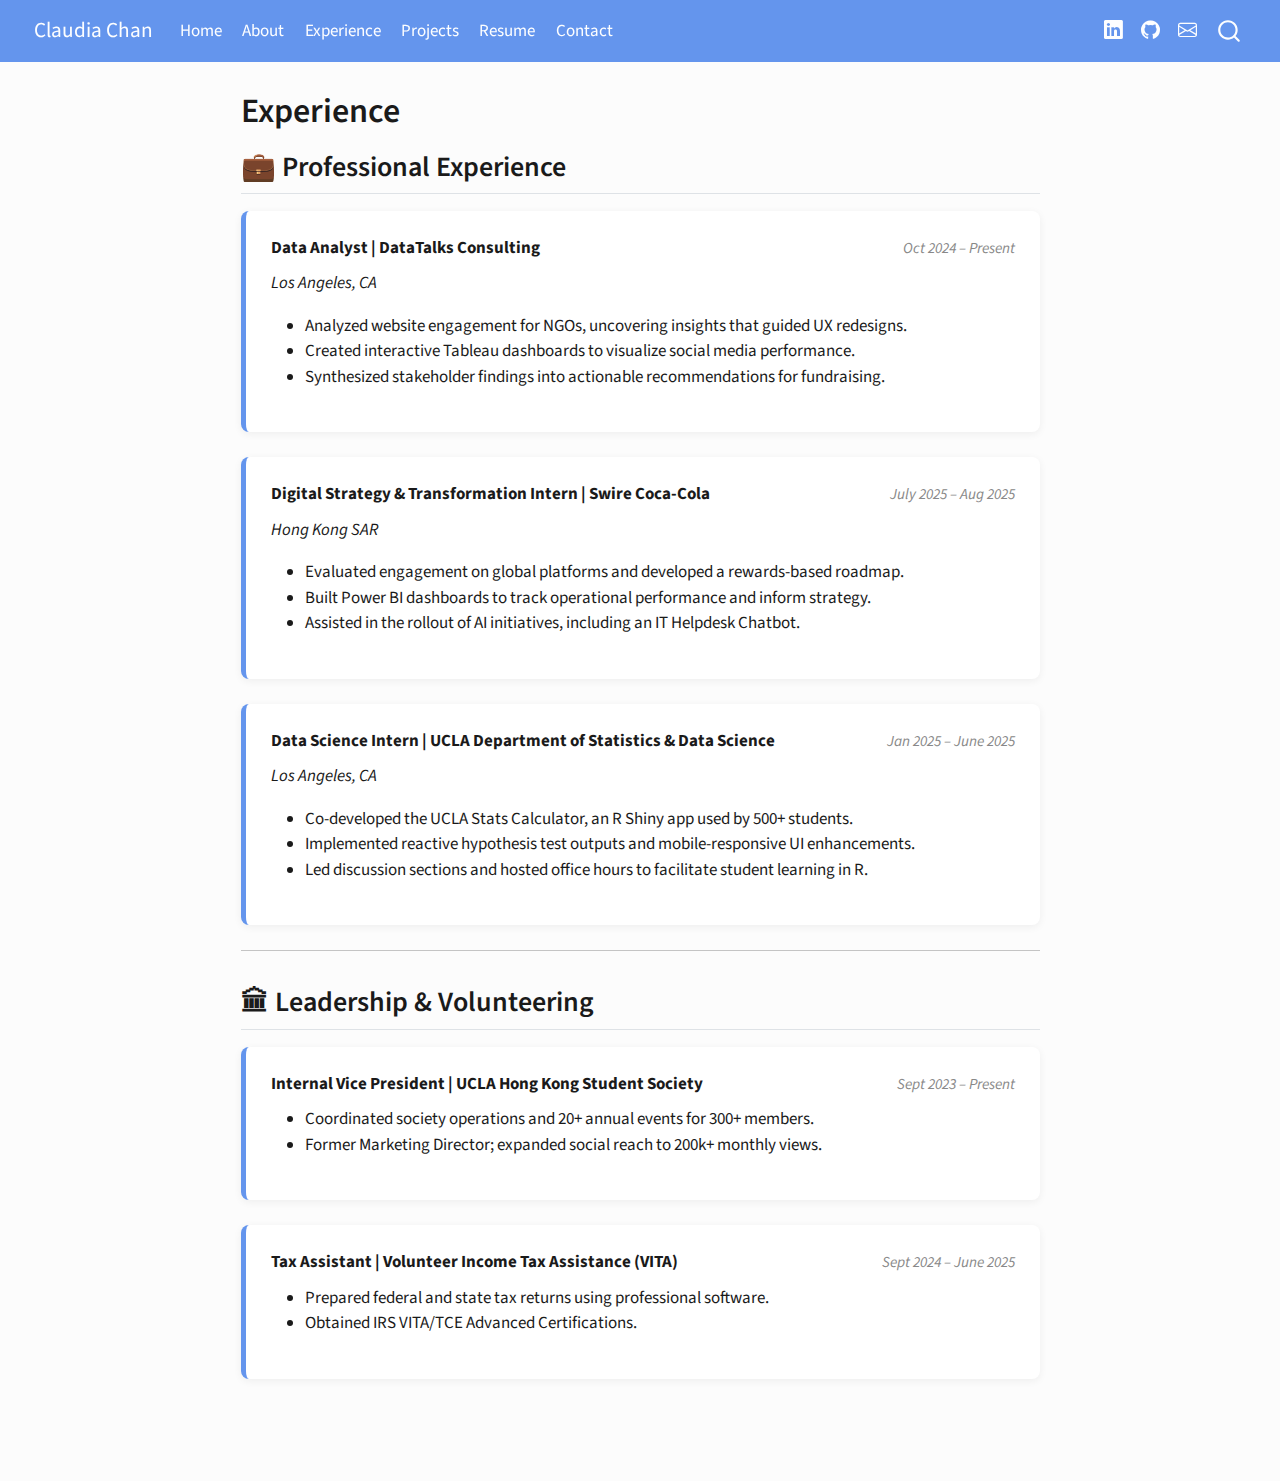
<file: experience.html>
<!DOCTYPE html>
<html xmlns="http://www.w3.org/1999/xhtml" lang="en" xml:lang="en"><head>

<meta charset="utf-8">
<meta name="generator" content="quarto-1.8.25">

<meta name="viewport" content="width=device-width, initial-scale=1.0, user-scalable=yes">


<title>Experience – Claudia Chan</title>
<style>
code{white-space: pre-wrap;}
span.smallcaps{font-variant: small-caps;}
div.columns{display: flex; gap: min(4vw, 1.5em);}
div.column{flex: auto; overflow-x: auto;}
div.hanging-indent{margin-left: 1.5em; text-indent: -1.5em;}
ul.task-list{list-style: none;}
ul.task-list li input[type="checkbox"] {
  width: 0.8em;
  margin: 0 0.8em 0.2em -1em; /* quarto-specific, see https://github.com/quarto-dev/quarto-cli/issues/4556 */ 
  vertical-align: middle;
}
</style>


<script src="site_libs/quarto-nav/quarto-nav.js"></script>
<script src="site_libs/quarto-nav/headroom.min.js"></script>
<script src="site_libs/clipboard/clipboard.min.js"></script>
<script src="site_libs/quarto-search/autocomplete.umd.js"></script>
<script src="site_libs/quarto-search/fuse.min.js"></script>
<script src="site_libs/quarto-search/quarto-search.js"></script>
<meta name="quarto:offset" content="./">
<script src="site_libs/quarto-html/quarto.js" type="module"></script>
<script src="site_libs/quarto-html/tabsets/tabsets.js" type="module"></script>
<script src="site_libs/quarto-html/axe/axe-check.js" type="module"></script>
<script src="site_libs/quarto-html/popper.min.js"></script>
<script src="site_libs/quarto-html/tippy.umd.min.js"></script>
<script src="site_libs/quarto-html/anchor.min.js"></script>
<link href="site_libs/quarto-html/tippy.css" rel="stylesheet">
<link href="site_libs/quarto-html/quarto-syntax-highlighting-7b89279ff1a6dce999919e0e67d4d9ec.css" rel="stylesheet" id="quarto-text-highlighting-styles">
<script src="site_libs/bootstrap/bootstrap.min.js"></script>
<link href="site_libs/bootstrap/bootstrap-icons.css" rel="stylesheet">
<link href="site_libs/bootstrap/bootstrap-f245066ca199b7326ac6b360085ddf3a.min.css" rel="stylesheet" append-hash="true" id="quarto-bootstrap" data-mode="light">
<script id="quarto-search-options" type="application/json">{
  "location": "navbar",
  "copy-button": false,
  "collapse-after": 3,
  "panel-placement": "end",
  "type": "overlay",
  "limit": 50,
  "keyboard-shortcut": [
    "f",
    "/",
    "s"
  ],
  "show-item-context": false,
  "language": {
    "search-no-results-text": "No results",
    "search-matching-documents-text": "matching documents",
    "search-copy-link-title": "Copy link to search",
    "search-hide-matches-text": "Hide additional matches",
    "search-more-match-text": "more match in this document",
    "search-more-matches-text": "more matches in this document",
    "search-clear-button-title": "Clear",
    "search-text-placeholder": "",
    "search-detached-cancel-button-title": "Cancel",
    "search-submit-button-title": "Submit",
    "search-label": "Search"
  }
}</script>


<link rel="stylesheet" href="styles.css">
</head>

<body class="nav-fixed fullcontent quarto-light">

<div id="quarto-search-results"></div>
  <header id="quarto-header" class="headroom fixed-top">
    <nav class="navbar navbar-expand-lg " data-bs-theme="dark">
      <div class="navbar-container container-fluid">
      <div class="navbar-brand-container mx-auto">
    <a href="./index.html" class="navbar-brand navbar-brand-logo">
    </a>
    <a class="navbar-brand" href="./index.html">
    <span class="navbar-title">Claudia Chan</span>
    </a>
  </div>
            <div id="quarto-search" class="" title="Search"></div>
          <button class="navbar-toggler" type="button" data-bs-toggle="collapse" data-bs-target="#navbarCollapse" aria-controls="navbarCollapse" role="menu" aria-expanded="false" aria-label="Toggle navigation" onclick="if (window.quartoToggleHeadroom) { window.quartoToggleHeadroom(); }">
  <span class="navbar-toggler-icon"></span>
</button>
          <div class="collapse navbar-collapse" id="navbarCollapse">
            <ul class="navbar-nav navbar-nav-scroll me-auto">
  <li class="nav-item">
    <a class="nav-link" href="./index.html"> 
<span class="menu-text">Home</span></a>
  </li>  
  <li class="nav-item">
    <a class="nav-link" href="./about.html"> 
<span class="menu-text">About</span></a>
  </li>  
  <li class="nav-item">
    <a class="nav-link active" href="./experience.html" aria-current="page"> 
<span class="menu-text">Experience</span></a>
  </li>  
  <li class="nav-item">
    <a class="nav-link" href="./projects.html"> 
<span class="menu-text">Projects</span></a>
  </li>  
  <li class="nav-item">
    <a class="nav-link" href="./resume.html"> 
<span class="menu-text">Resume</span></a>
  </li>  
  <li class="nav-item">
    <a class="nav-link" href="./contact.html"> 
<span class="menu-text">Contact</span></a>
  </li>  
</ul>
            <ul class="navbar-nav navbar-nav-scroll ms-auto">
  <li class="nav-item compact">
    <a class="nav-link" href="https://www.linkedin.com/in/claudia-leann-chan/"> <i class="bi bi-linkedin" role="img">
</i> 
<span class="menu-text"></span></a>
  </li>  
  <li class="nav-item compact">
    <a class="nav-link" href="https://github.com/claudialchan"> <i class="bi bi-github" role="img">
</i> 
<span class="menu-text"></span></a>
  </li>  
  <li class="nav-item compact">
    <a class="nav-link" href="mailto:claudialeannchan@gmail.com"> <i class="bi bi-envelope" role="img">
</i> 
<span class="menu-text"></span></a>
  </li>  
</ul>
          </div> <!-- /navcollapse -->
            <div class="quarto-navbar-tools">
</div>
      </div> <!-- /container-fluid -->
    </nav>
</header>
<!-- content -->
<div id="quarto-content" class="quarto-container page-columns page-rows-contents page-layout-article page-navbar">
<!-- sidebar -->
<!-- margin-sidebar -->
    
<!-- main -->
<main class="content" id="quarto-document-content">

<header id="title-block-header" class="quarto-title-block default">
<div class="quarto-title">
<h1 class="title">Experience</h1>
</div>



<div class="quarto-title-meta">

    
  
    
  </div>
  


</header>


<section id="professional-experience" class="level2">
<h2 class="anchored" data-anchor-id="professional-experience">💼 Professional Experience</h2>
<div class="experience-card">
<div class="card-header-flex">
<div>
<strong>Data Analyst | DataTalks Consulting</strong>
</div>
<div>
<em>Oct 2024 – Present</em>
</div>
</div>
<p><em>Los Angeles, CA</em></p>
<ul>
<li>Analyzed website engagement for NGOs, uncovering insights that guided UX redesigns.</li>
<li>Created interactive Tableau dashboards to visualize social media performance.</li>
<li>Synthesized stakeholder findings into actionable recommendations for fundraising.</li>
</ul>
</div>
<div class="experience-card">
<div class="card-header-flex">
<div>
<strong>Digital Strategy &amp; Transformation Intern | Swire Coca-Cola</strong>
</div>
<div>
<em>July 2025 – Aug 2025</em>
</div>
</div>
<p><em>Hong Kong SAR</em></p>
<ul>
<li>Evaluated engagement on global platforms and developed a rewards-based roadmap.</li>
<li>Built Power BI dashboards to track operational performance and inform strategy.</li>
<li>Assisted in the rollout of AI initiatives, including an IT Helpdesk Chatbot.</li>
</ul>
</div>
<div class="experience-card">
<div class="card-header-flex">
<div>
<strong>Data Science Intern | UCLA Department of Statistics &amp; Data Science</strong>
</div>
<div>
<em>Jan 2025 – June 2025</em>
</div>
</div>
<p><em>Los Angeles, CA</em></p>
<ul>
<li>Co-developed the UCLA Stats Calculator, an R Shiny app used by 500+ students.</li>
<li>Implemented reactive hypothesis test outputs and mobile-responsive UI enhancements.</li>
<li>Led discussion sections and hosted office hours to facilitate student learning in R.</li>
</ul>
</div>
<hr>
</section>
<section id="leadership-volunteering" class="level2">
<h2 class="anchored" data-anchor-id="leadership-volunteering">🏛 Leadership &amp; Volunteering</h2>
<div class="experience-card">
<div class="card-header-flex">
<div>
<strong>Internal Vice President | UCLA Hong Kong Student Society</strong>
</div>
<div>
<em>Sept 2023 – Present</em>
</div>
</div>
<ul>
<li>Coordinated society operations and 20+ annual events for 300+ members.</li>
<li>Former Marketing Director; expanded social reach to 200k+ monthly views.</li>
</ul>
</div>
<div class="experience-card">
<div class="card-header-flex">
<div>
<strong>Tax Assistant | Volunteer Income Tax Assistance (VITA)</strong>
</div>
<div>
<em>Sept 2024 – June 2025</em>
</div>
</div>
<ul>
<li>Prepared federal and state tax returns using professional software.</li>
<li>Obtained IRS VITA/TCE Advanced Certifications.</li>
</ul>
</div>


</section>

</main> <!-- /main -->
<script id="quarto-html-after-body" type="application/javascript">
  window.document.addEventListener("DOMContentLoaded", function (event) {
    const icon = "";
    const anchorJS = new window.AnchorJS();
    anchorJS.options = {
      placement: 'right',
      icon: icon
    };
    anchorJS.add('.anchored');
    const isCodeAnnotation = (el) => {
      for (const clz of el.classList) {
        if (clz.startsWith('code-annotation-')) {                     
          return true;
        }
      }
      return false;
    }
    const onCopySuccess = function(e) {
      // button target
      const button = e.trigger;
      // don't keep focus
      button.blur();
      // flash "checked"
      button.classList.add('code-copy-button-checked');
      var currentTitle = button.getAttribute("title");
      button.setAttribute("title", "Copied!");
      let tooltip;
      if (window.bootstrap) {
        button.setAttribute("data-bs-toggle", "tooltip");
        button.setAttribute("data-bs-placement", "left");
        button.setAttribute("data-bs-title", "Copied!");
        tooltip = new bootstrap.Tooltip(button, 
          { trigger: "manual", 
            customClass: "code-copy-button-tooltip",
            offset: [0, -8]});
        tooltip.show();    
      }
      setTimeout(function() {
        if (tooltip) {
          tooltip.hide();
          button.removeAttribute("data-bs-title");
          button.removeAttribute("data-bs-toggle");
          button.removeAttribute("data-bs-placement");
        }
        button.setAttribute("title", currentTitle);
        button.classList.remove('code-copy-button-checked');
      }, 1000);
      // clear code selection
      e.clearSelection();
    }
    const getTextToCopy = function(trigger) {
      const outerScaffold = trigger.parentElement.cloneNode(true);
      const codeEl = outerScaffold.querySelector('code');
      for (const childEl of codeEl.children) {
        if (isCodeAnnotation(childEl)) {
          childEl.remove();
        }
      }
      return codeEl.innerText;
    }
    const clipboard = new window.ClipboardJS('.code-copy-button:not([data-in-quarto-modal])', {
      text: getTextToCopy
    });
    clipboard.on('success', onCopySuccess);
    if (window.document.getElementById('quarto-embedded-source-code-modal')) {
      const clipboardModal = new window.ClipboardJS('.code-copy-button[data-in-quarto-modal]', {
        text: getTextToCopy,
        container: window.document.getElementById('quarto-embedded-source-code-modal')
      });
      clipboardModal.on('success', onCopySuccess);
    }
      var localhostRegex = new RegExp(/^(?:http|https):\/\/localhost\:?[0-9]*\//);
      var mailtoRegex = new RegExp(/^mailto:/);
        var filterRegex = new RegExp('/' + window.location.host + '/');
      var isInternal = (href) => {
          return filterRegex.test(href) || localhostRegex.test(href) || mailtoRegex.test(href);
      }
      // Inspect non-navigation links and adorn them if external
     var links = window.document.querySelectorAll('a[href]:not(.nav-link):not(.navbar-brand):not(.toc-action):not(.sidebar-link):not(.sidebar-item-toggle):not(.pagination-link):not(.no-external):not([aria-hidden]):not(.dropdown-item):not(.quarto-navigation-tool):not(.about-link)');
      for (var i=0; i<links.length; i++) {
        const link = links[i];
        if (!isInternal(link.href)) {
          // undo the damage that might have been done by quarto-nav.js in the case of
          // links that we want to consider external
          if (link.dataset.originalHref !== undefined) {
            link.href = link.dataset.originalHref;
          }
        }
      }
    function tippyHover(el, contentFn, onTriggerFn, onUntriggerFn) {
      const config = {
        allowHTML: true,
        maxWidth: 500,
        delay: 100,
        arrow: false,
        appendTo: function(el) {
            return el.parentElement;
        },
        interactive: true,
        interactiveBorder: 10,
        theme: 'quarto',
        placement: 'bottom-start',
      };
      if (contentFn) {
        config.content = contentFn;
      }
      if (onTriggerFn) {
        config.onTrigger = onTriggerFn;
      }
      if (onUntriggerFn) {
        config.onUntrigger = onUntriggerFn;
      }
      window.tippy(el, config); 
    }
    const noterefs = window.document.querySelectorAll('a[role="doc-noteref"]');
    for (var i=0; i<noterefs.length; i++) {
      const ref = noterefs[i];
      tippyHover(ref, function() {
        // use id or data attribute instead here
        let href = ref.getAttribute('data-footnote-href') || ref.getAttribute('href');
        try { href = new URL(href).hash; } catch {}
        const id = href.replace(/^#\/?/, "");
        const note = window.document.getElementById(id);
        if (note) {
          return note.innerHTML;
        } else {
          return "";
        }
      });
    }
    const xrefs = window.document.querySelectorAll('a.quarto-xref');
    const processXRef = (id, note) => {
      // Strip column container classes
      const stripColumnClz = (el) => {
        el.classList.remove("page-full", "page-columns");
        if (el.children) {
          for (const child of el.children) {
            stripColumnClz(child);
          }
        }
      }
      stripColumnClz(note)
      if (id === null || id.startsWith('sec-')) {
        // Special case sections, only their first couple elements
        const container = document.createElement("div");
        if (note.children && note.children.length > 2) {
          container.appendChild(note.children[0].cloneNode(true));
          for (let i = 1; i < note.children.length; i++) {
            const child = note.children[i];
            if (child.tagName === "P" && child.innerText === "") {
              continue;
            } else {
              container.appendChild(child.cloneNode(true));
              break;
            }
          }
          if (window.Quarto?.typesetMath) {
            window.Quarto.typesetMath(container);
          }
          return container.innerHTML
        } else {
          if (window.Quarto?.typesetMath) {
            window.Quarto.typesetMath(note);
          }
          return note.innerHTML;
        }
      } else {
        // Remove any anchor links if they are present
        const anchorLink = note.querySelector('a.anchorjs-link');
        if (anchorLink) {
          anchorLink.remove();
        }
        if (window.Quarto?.typesetMath) {
          window.Quarto.typesetMath(note);
        }
        if (note.classList.contains("callout")) {
          return note.outerHTML;
        } else {
          return note.innerHTML;
        }
      }
    }
    for (var i=0; i<xrefs.length; i++) {
      const xref = xrefs[i];
      tippyHover(xref, undefined, function(instance) {
        instance.disable();
        let url = xref.getAttribute('href');
        let hash = undefined; 
        if (url.startsWith('#')) {
          hash = url;
        } else {
          try { hash = new URL(url).hash; } catch {}
        }
        if (hash) {
          const id = hash.replace(/^#\/?/, "");
          const note = window.document.getElementById(id);
          if (note !== null) {
            try {
              const html = processXRef(id, note.cloneNode(true));
              instance.setContent(html);
            } finally {
              instance.enable();
              instance.show();
            }
          } else {
            // See if we can fetch this
            fetch(url.split('#')[0])
            .then(res => res.text())
            .then(html => {
              const parser = new DOMParser();
              const htmlDoc = parser.parseFromString(html, "text/html");
              const note = htmlDoc.getElementById(id);
              if (note !== null) {
                const html = processXRef(id, note);
                instance.setContent(html);
              } 
            }).finally(() => {
              instance.enable();
              instance.show();
            });
          }
        } else {
          // See if we can fetch a full url (with no hash to target)
          // This is a special case and we should probably do some content thinning / targeting
          fetch(url)
          .then(res => res.text())
          .then(html => {
            const parser = new DOMParser();
            const htmlDoc = parser.parseFromString(html, "text/html");
            const note = htmlDoc.querySelector('main.content');
            if (note !== null) {
              // This should only happen for chapter cross references
              // (since there is no id in the URL)
              // remove the first header
              if (note.children.length > 0 && note.children[0].tagName === "HEADER") {
                note.children[0].remove();
              }
              const html = processXRef(null, note);
              instance.setContent(html);
            } 
          }).finally(() => {
            instance.enable();
            instance.show();
          });
        }
      }, function(instance) {
      });
    }
        let selectedAnnoteEl;
        const selectorForAnnotation = ( cell, annotation) => {
          let cellAttr = 'data-code-cell="' + cell + '"';
          let lineAttr = 'data-code-annotation="' +  annotation + '"';
          const selector = 'span[' + cellAttr + '][' + lineAttr + ']';
          return selector;
        }
        const selectCodeLines = (annoteEl) => {
          const doc = window.document;
          const targetCell = annoteEl.getAttribute("data-target-cell");
          const targetAnnotation = annoteEl.getAttribute("data-target-annotation");
          const annoteSpan = window.document.querySelector(selectorForAnnotation(targetCell, targetAnnotation));
          const lines = annoteSpan.getAttribute("data-code-lines").split(",");
          const lineIds = lines.map((line) => {
            return targetCell + "-" + line;
          })
          let top = null;
          let height = null;
          let parent = null;
          if (lineIds.length > 0) {
              //compute the position of the single el (top and bottom and make a div)
              const el = window.document.getElementById(lineIds[0]);
              top = el.offsetTop;
              height = el.offsetHeight;
              parent = el.parentElement.parentElement;
            if (lineIds.length > 1) {
              const lastEl = window.document.getElementById(lineIds[lineIds.length - 1]);
              const bottom = lastEl.offsetTop + lastEl.offsetHeight;
              height = bottom - top;
            }
            if (top !== null && height !== null && parent !== null) {
              // cook up a div (if necessary) and position it 
              let div = window.document.getElementById("code-annotation-line-highlight");
              if (div === null) {
                div = window.document.createElement("div");
                div.setAttribute("id", "code-annotation-line-highlight");
                div.style.position = 'absolute';
                parent.appendChild(div);
              }
              div.style.top = top - 2 + "px";
              div.style.height = height + 4 + "px";
              div.style.left = 0;
              let gutterDiv = window.document.getElementById("code-annotation-line-highlight-gutter");
              if (gutterDiv === null) {
                gutterDiv = window.document.createElement("div");
                gutterDiv.setAttribute("id", "code-annotation-line-highlight-gutter");
                gutterDiv.style.position = 'absolute';
                const codeCell = window.document.getElementById(targetCell);
                const gutter = codeCell.querySelector('.code-annotation-gutter');
                gutter.appendChild(gutterDiv);
              }
              gutterDiv.style.top = top - 2 + "px";
              gutterDiv.style.height = height + 4 + "px";
            }
            selectedAnnoteEl = annoteEl;
          }
        };
        const unselectCodeLines = () => {
          const elementsIds = ["code-annotation-line-highlight", "code-annotation-line-highlight-gutter"];
          elementsIds.forEach((elId) => {
            const div = window.document.getElementById(elId);
            if (div) {
              div.remove();
            }
          });
          selectedAnnoteEl = undefined;
        };
          // Handle positioning of the toggle
      window.addEventListener(
        "resize",
        throttle(() => {
          elRect = undefined;
          if (selectedAnnoteEl) {
            selectCodeLines(selectedAnnoteEl);
          }
        }, 10)
      );
      function throttle(fn, ms) {
      let throttle = false;
      let timer;
        return (...args) => {
          if(!throttle) { // first call gets through
              fn.apply(this, args);
              throttle = true;
          } else { // all the others get throttled
              if(timer) clearTimeout(timer); // cancel #2
              timer = setTimeout(() => {
                fn.apply(this, args);
                timer = throttle = false;
              }, ms);
          }
        };
      }
        // Attach click handler to the DT
        const annoteDls = window.document.querySelectorAll('dt[data-target-cell]');
        for (const annoteDlNode of annoteDls) {
          annoteDlNode.addEventListener('click', (event) => {
            const clickedEl = event.target;
            if (clickedEl !== selectedAnnoteEl) {
              unselectCodeLines();
              const activeEl = window.document.querySelector('dt[data-target-cell].code-annotation-active');
              if (activeEl) {
                activeEl.classList.remove('code-annotation-active');
              }
              selectCodeLines(clickedEl);
              clickedEl.classList.add('code-annotation-active');
            } else {
              // Unselect the line
              unselectCodeLines();
              clickedEl.classList.remove('code-annotation-active');
            }
          });
        }
    const findCites = (el) => {
      const parentEl = el.parentElement;
      if (parentEl) {
        const cites = parentEl.dataset.cites;
        if (cites) {
          return {
            el,
            cites: cites.split(' ')
          };
        } else {
          return findCites(el.parentElement)
        }
      } else {
        return undefined;
      }
    };
    var bibliorefs = window.document.querySelectorAll('a[role="doc-biblioref"]');
    for (var i=0; i<bibliorefs.length; i++) {
      const ref = bibliorefs[i];
      const citeInfo = findCites(ref);
      if (citeInfo) {
        tippyHover(citeInfo.el, function() {
          var popup = window.document.createElement('div');
          citeInfo.cites.forEach(function(cite) {
            var citeDiv = window.document.createElement('div');
            citeDiv.classList.add('hanging-indent');
            citeDiv.classList.add('csl-entry');
            var biblioDiv = window.document.getElementById('ref-' + cite);
            if (biblioDiv) {
              citeDiv.innerHTML = biblioDiv.innerHTML;
            }
            popup.appendChild(citeDiv);
          });
          return popup.innerHTML;
        });
      }
    }
  });
  </script>
</div> <!-- /content -->




</body></html>
</file>
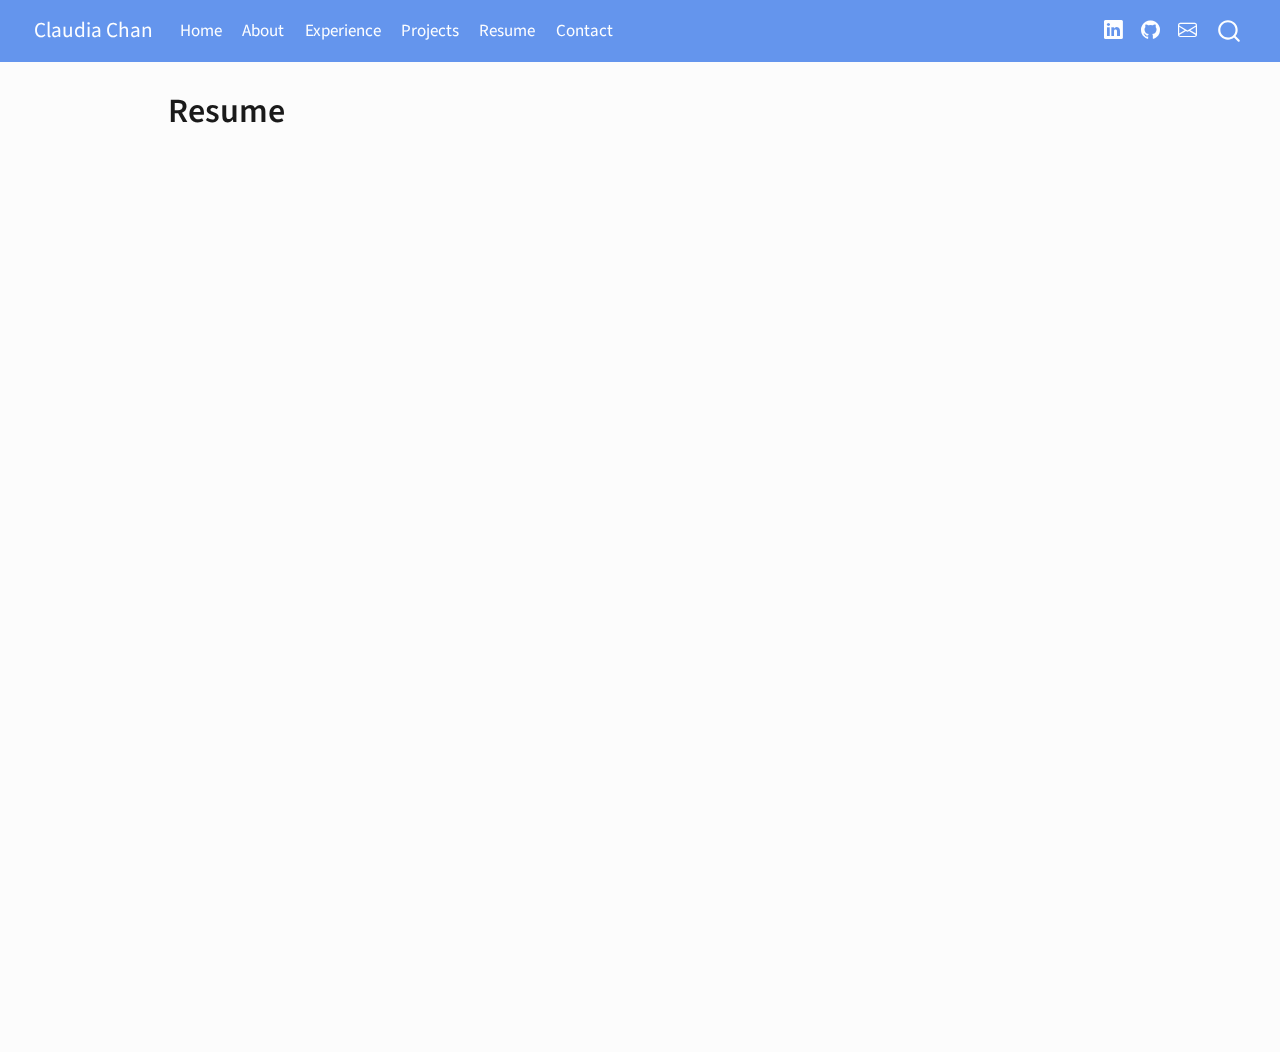
<file: resume.html>
<!DOCTYPE html>
<html xmlns="http://www.w3.org/1999/xhtml" lang="en" xml:lang="en"><head>

<meta charset="utf-8">
<meta name="generator" content="quarto-1.8.25">

<meta name="viewport" content="width=device-width, initial-scale=1.0, user-scalable=yes">


<title>Resume – Claudia Chan</title>
<style>
code{white-space: pre-wrap;}
span.smallcaps{font-variant: small-caps;}
div.columns{display: flex; gap: min(4vw, 1.5em);}
div.column{flex: auto; overflow-x: auto;}
div.hanging-indent{margin-left: 1.5em; text-indent: -1.5em;}
ul.task-list{list-style: none;}
ul.task-list li input[type="checkbox"] {
  width: 0.8em;
  margin: 0 0.8em 0.2em -1em; /* quarto-specific, see https://github.com/quarto-dev/quarto-cli/issues/4556 */ 
  vertical-align: middle;
}
</style>


<script src="site_libs/quarto-nav/quarto-nav.js"></script>
<script src="site_libs/quarto-nav/headroom.min.js"></script>
<script src="site_libs/clipboard/clipboard.min.js"></script>
<script src="site_libs/quarto-search/autocomplete.umd.js"></script>
<script src="site_libs/quarto-search/fuse.min.js"></script>
<script src="site_libs/quarto-search/quarto-search.js"></script>
<meta name="quarto:offset" content="./">
<script src="site_libs/quarto-html/quarto.js" type="module"></script>
<script src="site_libs/quarto-html/tabsets/tabsets.js" type="module"></script>
<script src="site_libs/quarto-html/axe/axe-check.js" type="module"></script>
<script src="site_libs/quarto-html/popper.min.js"></script>
<script src="site_libs/quarto-html/tippy.umd.min.js"></script>
<script src="site_libs/quarto-html/anchor.min.js"></script>
<link href="site_libs/quarto-html/tippy.css" rel="stylesheet">
<link href="site_libs/quarto-html/quarto-syntax-highlighting-7b89279ff1a6dce999919e0e67d4d9ec.css" rel="stylesheet" id="quarto-text-highlighting-styles">
<script src="site_libs/bootstrap/bootstrap.min.js"></script>
<link href="site_libs/bootstrap/bootstrap-icons.css" rel="stylesheet">
<link href="site_libs/bootstrap/bootstrap-f245066ca199b7326ac6b360085ddf3a.min.css" rel="stylesheet" append-hash="true" id="quarto-bootstrap" data-mode="light">
<script id="quarto-search-options" type="application/json">{
  "location": "navbar",
  "copy-button": false,
  "collapse-after": 3,
  "panel-placement": "end",
  "type": "overlay",
  "limit": 50,
  "keyboard-shortcut": [
    "f",
    "/",
    "s"
  ],
  "show-item-context": false,
  "language": {
    "search-no-results-text": "No results",
    "search-matching-documents-text": "matching documents",
    "search-copy-link-title": "Copy link to search",
    "search-hide-matches-text": "Hide additional matches",
    "search-more-match-text": "more match in this document",
    "search-more-matches-text": "more matches in this document",
    "search-clear-button-title": "Clear",
    "search-text-placeholder": "",
    "search-detached-cancel-button-title": "Cancel",
    "search-submit-button-title": "Submit",
    "search-label": "Search"
  }
}</script>


<link rel="stylesheet" href="styles.css">
</head>

<body class="nav-fixed quarto-light">

<div id="quarto-search-results"></div>
  <header id="quarto-header" class="headroom fixed-top">
    <nav class="navbar navbar-expand-lg " data-bs-theme="dark">
      <div class="navbar-container container-fluid">
      <div class="navbar-brand-container mx-auto">
    <a href="./index.html" class="navbar-brand navbar-brand-logo">
    </a>
    <a class="navbar-brand" href="./index.html">
    <span class="navbar-title">Claudia Chan</span>
    </a>
  </div>
            <div id="quarto-search" class="" title="Search"></div>
          <button class="navbar-toggler" type="button" data-bs-toggle="collapse" data-bs-target="#navbarCollapse" aria-controls="navbarCollapse" role="menu" aria-expanded="false" aria-label="Toggle navigation" onclick="if (window.quartoToggleHeadroom) { window.quartoToggleHeadroom(); }">
  <span class="navbar-toggler-icon"></span>
</button>
          <div class="collapse navbar-collapse" id="navbarCollapse">
            <ul class="navbar-nav navbar-nav-scroll me-auto">
  <li class="nav-item">
    <a class="nav-link" href="./index.html"> 
<span class="menu-text">Home</span></a>
  </li>  
  <li class="nav-item">
    <a class="nav-link" href="./about.html"> 
<span class="menu-text">About</span></a>
  </li>  
  <li class="nav-item">
    <a class="nav-link" href="./experience.html"> 
<span class="menu-text">Experience</span></a>
  </li>  
  <li class="nav-item">
    <a class="nav-link" href="./projects.html"> 
<span class="menu-text">Projects</span></a>
  </li>  
  <li class="nav-item">
    <a class="nav-link active" href="./resume.html" aria-current="page"> 
<span class="menu-text">Resume</span></a>
  </li>  
  <li class="nav-item">
    <a class="nav-link" href="./contact.html"> 
<span class="menu-text">Contact</span></a>
  </li>  
</ul>
            <ul class="navbar-nav navbar-nav-scroll ms-auto">
  <li class="nav-item compact">
    <a class="nav-link" href="https://www.linkedin.com/in/claudia-leann-chan/"> <i class="bi bi-linkedin" role="img">
</i> 
<span class="menu-text"></span></a>
  </li>  
  <li class="nav-item compact">
    <a class="nav-link" href="https://github.com/claudialchan"> <i class="bi bi-github" role="img">
</i> 
<span class="menu-text"></span></a>
  </li>  
  <li class="nav-item compact">
    <a class="nav-link" href="mailto:claudialeannchan@gmail.com"> <i class="bi bi-envelope" role="img">
</i> 
<span class="menu-text"></span></a>
  </li>  
</ul>
          </div> <!-- /navcollapse -->
            <div class="quarto-navbar-tools">
</div>
      </div> <!-- /container-fluid -->
    </nav>
</header>
<!-- content -->
<div id="quarto-content" class="quarto-container page-columns page-rows-contents page-layout-article page-navbar">
<!-- sidebar -->
<!-- margin-sidebar -->
    <div id="quarto-margin-sidebar" class="sidebar margin-sidebar zindex-bottom">
        
    </div>
<!-- main -->
<main class="content" id="quarto-document-content">

<header id="title-block-header" class="quarto-title-block default">
<div class="quarto-title">
<h1 class="title">Resume</h1>
</div>



<div class="quarto-title-meta">

    
  
    
  </div>
  


</header>


<iframe width="100%" height="800" src="claudia_chan_resume.pdf">
</iframe>



</main> <!-- /main -->
<script id="quarto-html-after-body" type="application/javascript">
  window.document.addEventListener("DOMContentLoaded", function (event) {
    const icon = "";
    const anchorJS = new window.AnchorJS();
    anchorJS.options = {
      placement: 'right',
      icon: icon
    };
    anchorJS.add('.anchored');
    const isCodeAnnotation = (el) => {
      for (const clz of el.classList) {
        if (clz.startsWith('code-annotation-')) {                     
          return true;
        }
      }
      return false;
    }
    const onCopySuccess = function(e) {
      // button target
      const button = e.trigger;
      // don't keep focus
      button.blur();
      // flash "checked"
      button.classList.add('code-copy-button-checked');
      var currentTitle = button.getAttribute("title");
      button.setAttribute("title", "Copied!");
      let tooltip;
      if (window.bootstrap) {
        button.setAttribute("data-bs-toggle", "tooltip");
        button.setAttribute("data-bs-placement", "left");
        button.setAttribute("data-bs-title", "Copied!");
        tooltip = new bootstrap.Tooltip(button, 
          { trigger: "manual", 
            customClass: "code-copy-button-tooltip",
            offset: [0, -8]});
        tooltip.show();    
      }
      setTimeout(function() {
        if (tooltip) {
          tooltip.hide();
          button.removeAttribute("data-bs-title");
          button.removeAttribute("data-bs-toggle");
          button.removeAttribute("data-bs-placement");
        }
        button.setAttribute("title", currentTitle);
        button.classList.remove('code-copy-button-checked');
      }, 1000);
      // clear code selection
      e.clearSelection();
    }
    const getTextToCopy = function(trigger) {
      const outerScaffold = trigger.parentElement.cloneNode(true);
      const codeEl = outerScaffold.querySelector('code');
      for (const childEl of codeEl.children) {
        if (isCodeAnnotation(childEl)) {
          childEl.remove();
        }
      }
      return codeEl.innerText;
    }
    const clipboard = new window.ClipboardJS('.code-copy-button:not([data-in-quarto-modal])', {
      text: getTextToCopy
    });
    clipboard.on('success', onCopySuccess);
    if (window.document.getElementById('quarto-embedded-source-code-modal')) {
      const clipboardModal = new window.ClipboardJS('.code-copy-button[data-in-quarto-modal]', {
        text: getTextToCopy,
        container: window.document.getElementById('quarto-embedded-source-code-modal')
      });
      clipboardModal.on('success', onCopySuccess);
    }
      var localhostRegex = new RegExp(/^(?:http|https):\/\/localhost\:?[0-9]*\//);
      var mailtoRegex = new RegExp(/^mailto:/);
        var filterRegex = new RegExp('/' + window.location.host + '/');
      var isInternal = (href) => {
          return filterRegex.test(href) || localhostRegex.test(href) || mailtoRegex.test(href);
      }
      // Inspect non-navigation links and adorn them if external
     var links = window.document.querySelectorAll('a[href]:not(.nav-link):not(.navbar-brand):not(.toc-action):not(.sidebar-link):not(.sidebar-item-toggle):not(.pagination-link):not(.no-external):not([aria-hidden]):not(.dropdown-item):not(.quarto-navigation-tool):not(.about-link)');
      for (var i=0; i<links.length; i++) {
        const link = links[i];
        if (!isInternal(link.href)) {
          // undo the damage that might have been done by quarto-nav.js in the case of
          // links that we want to consider external
          if (link.dataset.originalHref !== undefined) {
            link.href = link.dataset.originalHref;
          }
        }
      }
    function tippyHover(el, contentFn, onTriggerFn, onUntriggerFn) {
      const config = {
        allowHTML: true,
        maxWidth: 500,
        delay: 100,
        arrow: false,
        appendTo: function(el) {
            return el.parentElement;
        },
        interactive: true,
        interactiveBorder: 10,
        theme: 'quarto',
        placement: 'bottom-start',
      };
      if (contentFn) {
        config.content = contentFn;
      }
      if (onTriggerFn) {
        config.onTrigger = onTriggerFn;
      }
      if (onUntriggerFn) {
        config.onUntrigger = onUntriggerFn;
      }
      window.tippy(el, config); 
    }
    const noterefs = window.document.querySelectorAll('a[role="doc-noteref"]');
    for (var i=0; i<noterefs.length; i++) {
      const ref = noterefs[i];
      tippyHover(ref, function() {
        // use id or data attribute instead here
        let href = ref.getAttribute('data-footnote-href') || ref.getAttribute('href');
        try { href = new URL(href).hash; } catch {}
        const id = href.replace(/^#\/?/, "");
        const note = window.document.getElementById(id);
        if (note) {
          return note.innerHTML;
        } else {
          return "";
        }
      });
    }
    const xrefs = window.document.querySelectorAll('a.quarto-xref');
    const processXRef = (id, note) => {
      // Strip column container classes
      const stripColumnClz = (el) => {
        el.classList.remove("page-full", "page-columns");
        if (el.children) {
          for (const child of el.children) {
            stripColumnClz(child);
          }
        }
      }
      stripColumnClz(note)
      if (id === null || id.startsWith('sec-')) {
        // Special case sections, only their first couple elements
        const container = document.createElement("div");
        if (note.children && note.children.length > 2) {
          container.appendChild(note.children[0].cloneNode(true));
          for (let i = 1; i < note.children.length; i++) {
            const child = note.children[i];
            if (child.tagName === "P" && child.innerText === "") {
              continue;
            } else {
              container.appendChild(child.cloneNode(true));
              break;
            }
          }
          if (window.Quarto?.typesetMath) {
            window.Quarto.typesetMath(container);
          }
          return container.innerHTML
        } else {
          if (window.Quarto?.typesetMath) {
            window.Quarto.typesetMath(note);
          }
          return note.innerHTML;
        }
      } else {
        // Remove any anchor links if they are present
        const anchorLink = note.querySelector('a.anchorjs-link');
        if (anchorLink) {
          anchorLink.remove();
        }
        if (window.Quarto?.typesetMath) {
          window.Quarto.typesetMath(note);
        }
        if (note.classList.contains("callout")) {
          return note.outerHTML;
        } else {
          return note.innerHTML;
        }
      }
    }
    for (var i=0; i<xrefs.length; i++) {
      const xref = xrefs[i];
      tippyHover(xref, undefined, function(instance) {
        instance.disable();
        let url = xref.getAttribute('href');
        let hash = undefined; 
        if (url.startsWith('#')) {
          hash = url;
        } else {
          try { hash = new URL(url).hash; } catch {}
        }
        if (hash) {
          const id = hash.replace(/^#\/?/, "");
          const note = window.document.getElementById(id);
          if (note !== null) {
            try {
              const html = processXRef(id, note.cloneNode(true));
              instance.setContent(html);
            } finally {
              instance.enable();
              instance.show();
            }
          } else {
            // See if we can fetch this
            fetch(url.split('#')[0])
            .then(res => res.text())
            .then(html => {
              const parser = new DOMParser();
              const htmlDoc = parser.parseFromString(html, "text/html");
              const note = htmlDoc.getElementById(id);
              if (note !== null) {
                const html = processXRef(id, note);
                instance.setContent(html);
              } 
            }).finally(() => {
              instance.enable();
              instance.show();
            });
          }
        } else {
          // See if we can fetch a full url (with no hash to target)
          // This is a special case and we should probably do some content thinning / targeting
          fetch(url)
          .then(res => res.text())
          .then(html => {
            const parser = new DOMParser();
            const htmlDoc = parser.parseFromString(html, "text/html");
            const note = htmlDoc.querySelector('main.content');
            if (note !== null) {
              // This should only happen for chapter cross references
              // (since there is no id in the URL)
              // remove the first header
              if (note.children.length > 0 && note.children[0].tagName === "HEADER") {
                note.children[0].remove();
              }
              const html = processXRef(null, note);
              instance.setContent(html);
            } 
          }).finally(() => {
            instance.enable();
            instance.show();
          });
        }
      }, function(instance) {
      });
    }
        let selectedAnnoteEl;
        const selectorForAnnotation = ( cell, annotation) => {
          let cellAttr = 'data-code-cell="' + cell + '"';
          let lineAttr = 'data-code-annotation="' +  annotation + '"';
          const selector = 'span[' + cellAttr + '][' + lineAttr + ']';
          return selector;
        }
        const selectCodeLines = (annoteEl) => {
          const doc = window.document;
          const targetCell = annoteEl.getAttribute("data-target-cell");
          const targetAnnotation = annoteEl.getAttribute("data-target-annotation");
          const annoteSpan = window.document.querySelector(selectorForAnnotation(targetCell, targetAnnotation));
          const lines = annoteSpan.getAttribute("data-code-lines").split(",");
          const lineIds = lines.map((line) => {
            return targetCell + "-" + line;
          })
          let top = null;
          let height = null;
          let parent = null;
          if (lineIds.length > 0) {
              //compute the position of the single el (top and bottom and make a div)
              const el = window.document.getElementById(lineIds[0]);
              top = el.offsetTop;
              height = el.offsetHeight;
              parent = el.parentElement.parentElement;
            if (lineIds.length > 1) {
              const lastEl = window.document.getElementById(lineIds[lineIds.length - 1]);
              const bottom = lastEl.offsetTop + lastEl.offsetHeight;
              height = bottom - top;
            }
            if (top !== null && height !== null && parent !== null) {
              // cook up a div (if necessary) and position it 
              let div = window.document.getElementById("code-annotation-line-highlight");
              if (div === null) {
                div = window.document.createElement("div");
                div.setAttribute("id", "code-annotation-line-highlight");
                div.style.position = 'absolute';
                parent.appendChild(div);
              }
              div.style.top = top - 2 + "px";
              div.style.height = height + 4 + "px";
              div.style.left = 0;
              let gutterDiv = window.document.getElementById("code-annotation-line-highlight-gutter");
              if (gutterDiv === null) {
                gutterDiv = window.document.createElement("div");
                gutterDiv.setAttribute("id", "code-annotation-line-highlight-gutter");
                gutterDiv.style.position = 'absolute';
                const codeCell = window.document.getElementById(targetCell);
                const gutter = codeCell.querySelector('.code-annotation-gutter');
                gutter.appendChild(gutterDiv);
              }
              gutterDiv.style.top = top - 2 + "px";
              gutterDiv.style.height = height + 4 + "px";
            }
            selectedAnnoteEl = annoteEl;
          }
        };
        const unselectCodeLines = () => {
          const elementsIds = ["code-annotation-line-highlight", "code-annotation-line-highlight-gutter"];
          elementsIds.forEach((elId) => {
            const div = window.document.getElementById(elId);
            if (div) {
              div.remove();
            }
          });
          selectedAnnoteEl = undefined;
        };
          // Handle positioning of the toggle
      window.addEventListener(
        "resize",
        throttle(() => {
          elRect = undefined;
          if (selectedAnnoteEl) {
            selectCodeLines(selectedAnnoteEl);
          }
        }, 10)
      );
      function throttle(fn, ms) {
      let throttle = false;
      let timer;
        return (...args) => {
          if(!throttle) { // first call gets through
              fn.apply(this, args);
              throttle = true;
          } else { // all the others get throttled
              if(timer) clearTimeout(timer); // cancel #2
              timer = setTimeout(() => {
                fn.apply(this, args);
                timer = throttle = false;
              }, ms);
          }
        };
      }
        // Attach click handler to the DT
        const annoteDls = window.document.querySelectorAll('dt[data-target-cell]');
        for (const annoteDlNode of annoteDls) {
          annoteDlNode.addEventListener('click', (event) => {
            const clickedEl = event.target;
            if (clickedEl !== selectedAnnoteEl) {
              unselectCodeLines();
              const activeEl = window.document.querySelector('dt[data-target-cell].code-annotation-active');
              if (activeEl) {
                activeEl.classList.remove('code-annotation-active');
              }
              selectCodeLines(clickedEl);
              clickedEl.classList.add('code-annotation-active');
            } else {
              // Unselect the line
              unselectCodeLines();
              clickedEl.classList.remove('code-annotation-active');
            }
          });
        }
    const findCites = (el) => {
      const parentEl = el.parentElement;
      if (parentEl) {
        const cites = parentEl.dataset.cites;
        if (cites) {
          return {
            el,
            cites: cites.split(' ')
          };
        } else {
          return findCites(el.parentElement)
        }
      } else {
        return undefined;
      }
    };
    var bibliorefs = window.document.querySelectorAll('a[role="doc-biblioref"]');
    for (var i=0; i<bibliorefs.length; i++) {
      const ref = bibliorefs[i];
      const citeInfo = findCites(ref);
      if (citeInfo) {
        tippyHover(citeInfo.el, function() {
          var popup = window.document.createElement('div');
          citeInfo.cites.forEach(function(cite) {
            var citeDiv = window.document.createElement('div');
            citeDiv.classList.add('hanging-indent');
            citeDiv.classList.add('csl-entry');
            var biblioDiv = window.document.getElementById('ref-' + cite);
            if (biblioDiv) {
              citeDiv.innerHTML = biblioDiv.innerHTML;
            }
            popup.appendChild(citeDiv);
          });
          return popup.innerHTML;
        });
      }
    }
  });
  </script>
</div> <!-- /content -->




</body></html>
</file>
<file: site_libs/quarto-html/tippy.css>
.tippy-box[data-animation=fade][data-state=hidden]{opacity:0}[data-tippy-root]{max-width:calc(100vw - 10px)}.tippy-box{position:relative;background-color:#333;color:#fff;border-radius:4px;font-size:14px;line-height:1.4;white-space:normal;outline:0;transition-property:transform,visibility,opacity}.tippy-box[data-placement^=top]>.tippy-arrow{bottom:0}.tippy-box[data-placement^=top]>.tippy-arrow:before{bottom:-7px;left:0;border-width:8px 8px 0;border-top-color:initial;transform-origin:center top}.tippy-box[data-placement^=bottom]>.tippy-arrow{top:0}.tippy-box[data-placement^=bottom]>.tippy-arrow:before{top:-7px;left:0;border-width:0 8px 8px;border-bottom-color:initial;transform-origin:center bottom}.tippy-box[data-placement^=left]>.tippy-arrow{right:0}.tippy-box[data-placement^=left]>.tippy-arrow:before{border-width:8px 0 8px 8px;border-left-color:initial;right:-7px;transform-origin:center left}.tippy-box[data-placement^=right]>.tippy-arrow{left:0}.tippy-box[data-placement^=right]>.tippy-arrow:before{left:-7px;border-width:8px 8px 8px 0;border-right-color:initial;transform-origin:center right}.tippy-box[data-inertia][data-state=visible]{transition-timing-function:cubic-bezier(.54,1.5,.38,1.11)}.tippy-arrow{width:16px;height:16px;color:#333}.tippy-arrow:before{content:"";position:absolute;border-color:transparent;border-style:solid}.tippy-content{position:relative;padding:5px 9px;z-index:1}
</file>
<file: site_libs/quarto-html/quarto-syntax-highlighting-7b89279ff1a6dce999919e0e67d4d9ec.css>
/* quarto syntax highlight colors */
:root {
  --quarto-hl-ot-color: #003B4F;
  --quarto-hl-at-color: #657422;
  --quarto-hl-ss-color: #20794D;
  --quarto-hl-an-color: #5E5E5E;
  --quarto-hl-fu-color: #4758AB;
  --quarto-hl-st-color: #20794D;
  --quarto-hl-cf-color: #003B4F;
  --quarto-hl-op-color: #5E5E5E;
  --quarto-hl-er-color: #AD0000;
  --quarto-hl-bn-color: #AD0000;
  --quarto-hl-al-color: #AD0000;
  --quarto-hl-va-color: #111111;
  --quarto-hl-bu-color: inherit;
  --quarto-hl-ex-color: inherit;
  --quarto-hl-pp-color: #AD0000;
  --quarto-hl-in-color: #5E5E5E;
  --quarto-hl-vs-color: #20794D;
  --quarto-hl-wa-color: #5E5E5E;
  --quarto-hl-do-color: #5E5E5E;
  --quarto-hl-im-color: #00769E;
  --quarto-hl-ch-color: #20794D;
  --quarto-hl-dt-color: #AD0000;
  --quarto-hl-fl-color: #AD0000;
  --quarto-hl-co-color: #5E5E5E;
  --quarto-hl-cv-color: #5E5E5E;
  --quarto-hl-cn-color: #8f5902;
  --quarto-hl-sc-color: #5E5E5E;
  --quarto-hl-dv-color: #AD0000;
  --quarto-hl-kw-color: #003B4F;
}

/* other quarto variables */
:root {
  --quarto-font-monospace: SFMono-Regular, Menlo, Monaco, Consolas, "Liberation Mono", "Courier New", monospace;
}

/* syntax highlight based on Pandoc's rules */
pre > code.sourceCode > span {
  color: #003B4F;
}

code.sourceCode > span {
  color: #003B4F;
}

div.sourceCode,
div.sourceCode pre.sourceCode {
  color: #003B4F;
}

/* Normal */
code span {
  color: #003B4F;
}

/* Alert */
code span.al {
  color: #AD0000;
  font-style: inherit;
}

/* Annotation */
code span.an {
  color: #5E5E5E;
  font-style: inherit;
}

/* Attribute */
code span.at {
  color: #657422;
  font-style: inherit;
}

/* BaseN */
code span.bn {
  color: #AD0000;
  font-style: inherit;
}

/* BuiltIn */
code span.bu {
  font-style: inherit;
}

/* ControlFlow */
code span.cf {
  color: #003B4F;
  font-weight: bold;
  font-style: inherit;
}

/* Char */
code span.ch {
  color: #20794D;
  font-style: inherit;
}

/* Constant */
code span.cn {
  color: #8f5902;
  font-style: inherit;
}

/* Comment */
code span.co {
  color: #5E5E5E;
  font-style: inherit;
}

/* CommentVar */
code span.cv {
  color: #5E5E5E;
  font-style: italic;
}

/* Documentation */
code span.do {
  color: #5E5E5E;
  font-style: italic;
}

/* DataType */
code span.dt {
  color: #AD0000;
  font-style: inherit;
}

/* DecVal */
code span.dv {
  color: #AD0000;
  font-style: inherit;
}

/* Error */
code span.er {
  color: #AD0000;
  font-style: inherit;
}

/* Extension */
code span.ex {
  font-style: inherit;
}

/* Float */
code span.fl {
  color: #AD0000;
  font-style: inherit;
}

/* Function */
code span.fu {
  color: #4758AB;
  font-style: inherit;
}

/* Import */
code span.im {
  color: #00769E;
  font-style: inherit;
}

/* Information */
code span.in {
  color: #5E5E5E;
  font-style: inherit;
}

/* Keyword */
code span.kw {
  color: #003B4F;
  font-weight: bold;
  font-style: inherit;
}

/* Operator */
code span.op {
  color: #5E5E5E;
  font-style: inherit;
}

/* Other */
code span.ot {
  color: #003B4F;
  font-style: inherit;
}

/* Preprocessor */
code span.pp {
  color: #AD0000;
  font-style: inherit;
}

/* SpecialChar */
code span.sc {
  color: #5E5E5E;
  font-style: inherit;
}

/* SpecialString */
code span.ss {
  color: #20794D;
  font-style: inherit;
}

/* String */
code span.st {
  color: #20794D;
  font-style: inherit;
}

/* Variable */
code span.va {
  color: #111111;
  font-style: inherit;
}

/* VerbatimString */
code span.vs {
  color: #20794D;
  font-style: inherit;
}

/* Warning */
code span.wa {
  color: #5E5E5E;
  font-style: italic;
}

.prevent-inlining {
  content: "</";
}

/*# sourceMappingURL=3944bc705cfaf4c80e56f77c5205168a.css.map */
</file>
<file: styles.css>
/* 1. Page Background & Standard Text */
body {
    background-color: #fcfcfc; /* Crisp white */
    color: #1a1a1a;            /* Clean, professional black for all text */
}

/* 2. Navigation Bar */
.navbar {
    background-color: #6495ED !important; /* Your signature Cornflower Blue */
}

/* 3. The Experience & Project Cards */
.experience-card, .project-card {
    background: #ffffff;
    padding: 25px;
    border-radius: 8px;
    border-left: 5px solid #6495ED; /* Blue accent is limited to this border */
    box-shadow: 0 2px 8px rgba(0, 0, 0, 0.06); 
    margin-bottom: 25px;
    transition: transform 0.2s ease;
}

.experience-card:hover, .project-card:hover {
    transform: translateY(-3px);
    /* Subtle blue glow only appears when you interact with a card */
    box-shadow: 0 4px 15px rgba(100, 149, 237, 0.2); 
}

/* 4. Layout Alignment */
.card-header-flex {
    display: flex;
    justify-content: space-between; 
    align-items: baseline;
    margin-bottom: 10px;
}

/* Headers and bolded text remain black for a classic look */
h2, h3, strong {
    color: #1a1a1a; 
}

/* Dates remain a soft grey to stay out of the way */
.card-header-flex div:last-child {
    color: #888;
    font-size: 0.9rem;
}

.edu-block {
    margin-bottom: 20px;
}
</file>
